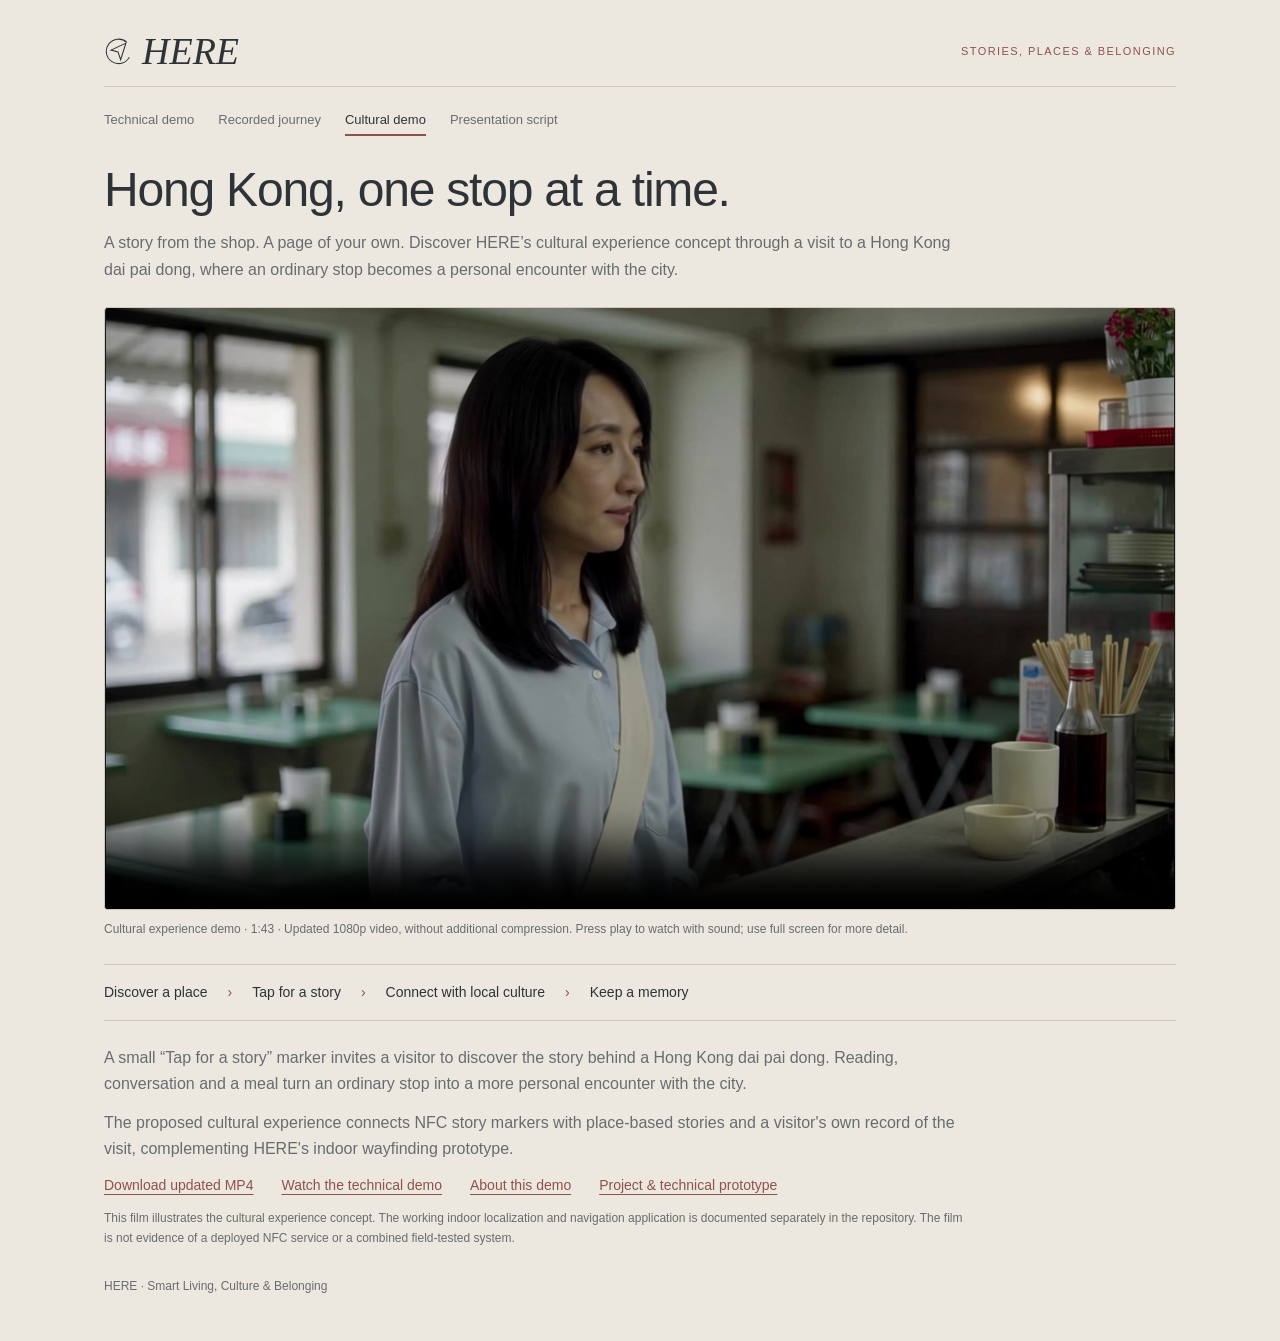
<file: docs/cultural-demo.html>
<!doctype html>
<html lang="en">
<head>
  <meta charset="utf-8">
  <meta name="viewport" content="width=device-width, initial-scale=1">
  <meta name="description" content="HERE cultural experience concept demo: Hong Kong, one stop at a time.">
  <title>HERE — Cultural experience demo</title>
  <link rel="stylesheet" href="demo.css?v=2">
</head>
<body>
<main>
  <header>
    <a class="brand" href="https://github.com/Kugel-M/Here" aria-label="HERE project repository"><svg viewBox="0 0 32 32" aria-hidden="true"><path d="M26 6a14 14 0 1 0 3 17M8 15l17-8-6 19-3-9Z"/></svg>HERE</a>
    <div class="eyebrow">Stories, places &amp; belonging</div>
  </header>
  <nav class="demo-nav" aria-label="Demonstrations">
    <a href="technical-demo.html">Technical demo</a>
    <a href="recorded-case.html">Recorded journey</a>
    <a href="cultural-demo.html" aria-current="page">Cultural demo</a>
    <a href="presentation-script.html">Presentation script</a>
  </nav>
  <h1>Hong Kong, one stop at a time.</h1>
  <p>A story from the shop. A page of your own. Discover HERE’s cultural experience concept through a visit to a Hong Kong dai pai dong, where an ordinary stop becomes a personal encounter with the city.</p>
  <video id="demo" controls playsinline preload="metadata" poster="media/cultural-poster.jpg" aria-label="HERE cultural experience demonstration">
    <source src="media/cultural-demo-original.mp4?v=20261023" type="video/mp4">
    Your browser does not support embedded video. Please use the original MP4 download below.
  </video>
  <div class="caption">Cultural experience demo · 1:43 · Updated 1080p video, without additional compression. Press play to watch with sound; use full screen for more detail.</div>
  <p id="video-error" class="error" hidden>The video could not be loaded. Please try the original MP4 download below.</p>
  <div class="flow" aria-label="Cultural experience journey">Discover a place <span>›</span> Tap for a story <span>›</span> Connect with local culture <span>›</span> Keep a memory</div>
  <p>A small “Tap for a story” marker invites a visitor to discover the story behind a Hong Kong dai pai dong. Reading, conversation and a meal turn an ordinary stop into a more personal encounter with the city.</p>
  <p>The proposed cultural experience connects NFC story markers with place-based stories and a visitor's own record of the visit, complementing HERE's indoor wayfinding prototype.</p>
  <nav class="links" aria-label="Demo links">
    <a href="https://github.com/Kugel-M/Here/releases/download/cultural-demo-v2/Cultural-demo-updated-20261023.mp4">Download updated MP4</a>
    <a href="technical-demo.html">Watch the technical demo</a>
    <a href="https://github.com/Kugel-M/Here/tree/main/demo/cultural">About this demo</a>
    <a href="https://github.com/Kugel-M/Here">Project &amp; technical prototype</a>
  </nav>
  <p class="note">This film illustrates the cultural experience concept. The working indoor localization and navigation application is documented separately in the repository. The film is not evidence of a deployed NFC service or a combined field-tested system.</p>
  <footer>HERE · Smart Living, Culture &amp; Belonging</footer>
</main>
<script>document.getElementById('demo').addEventListener('error',function(){document.getElementById('video-error').hidden=false;});</script>
</body>
</html>
</file>
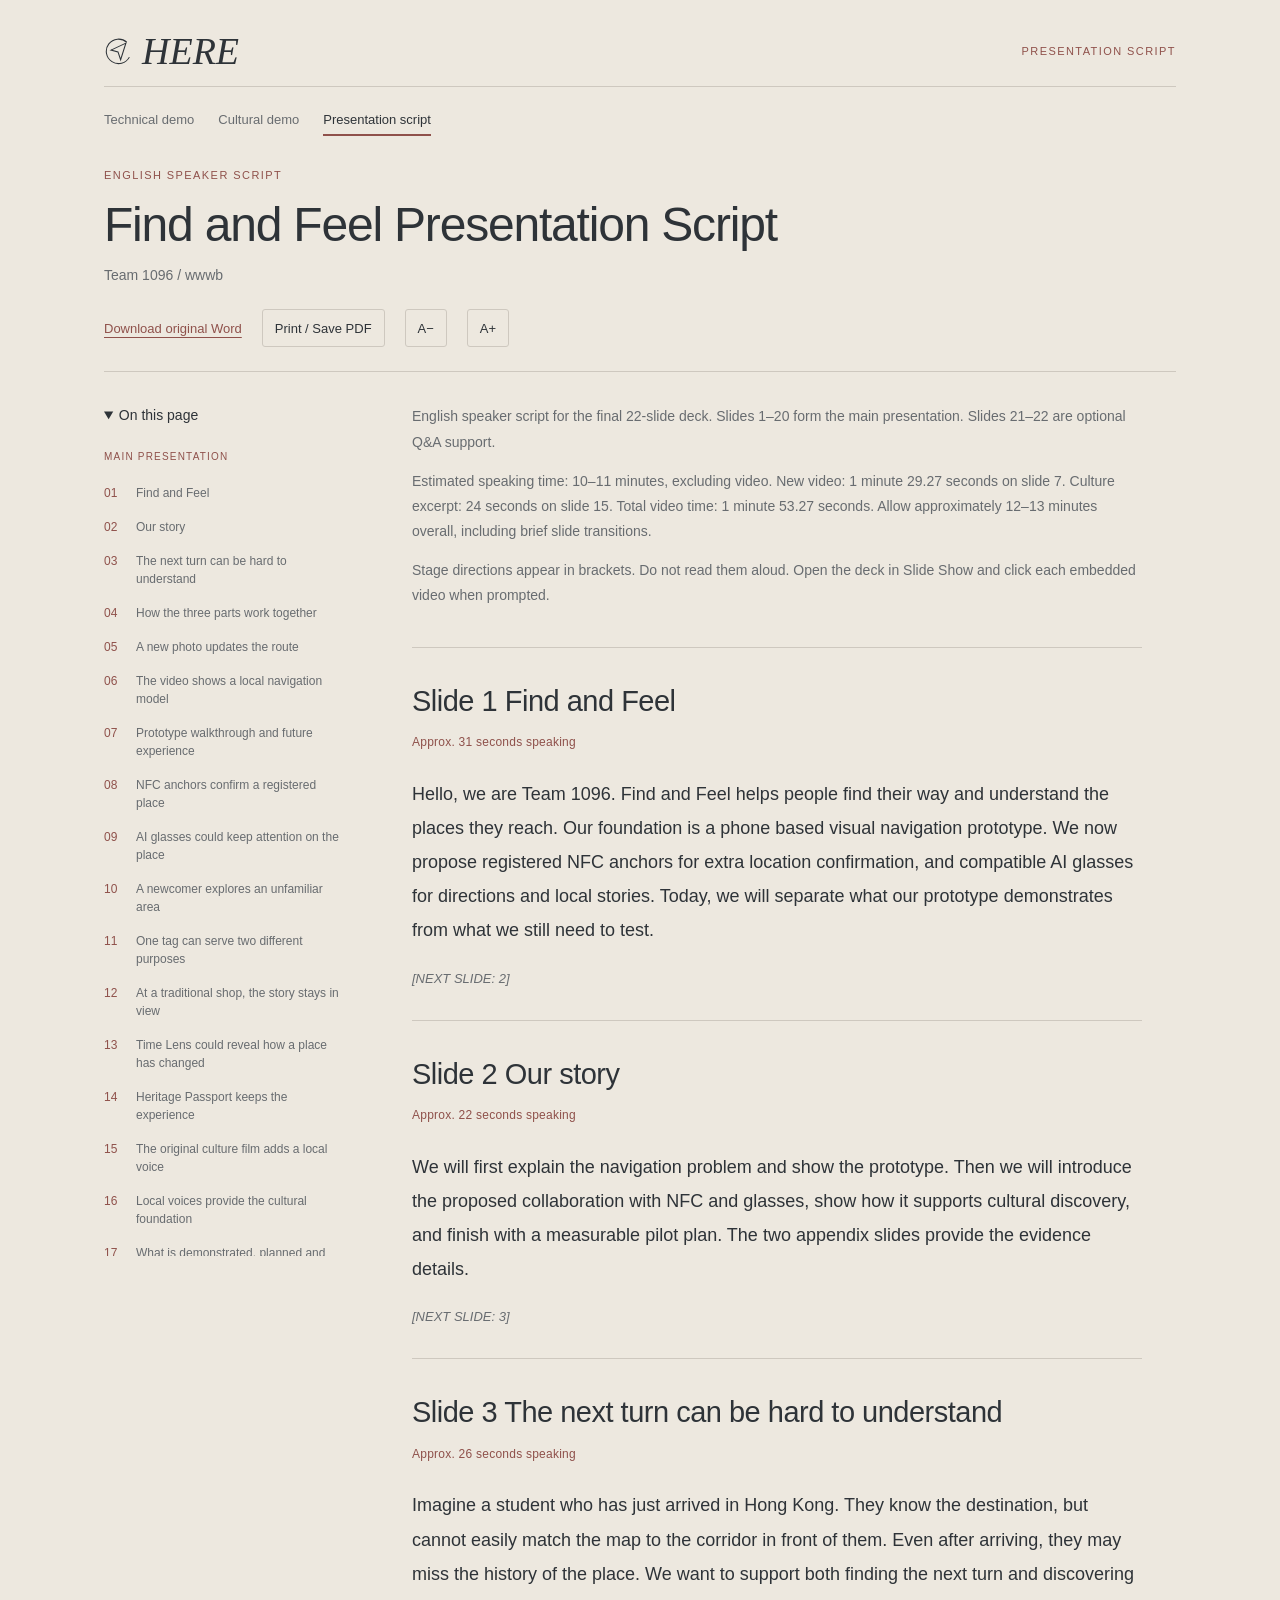
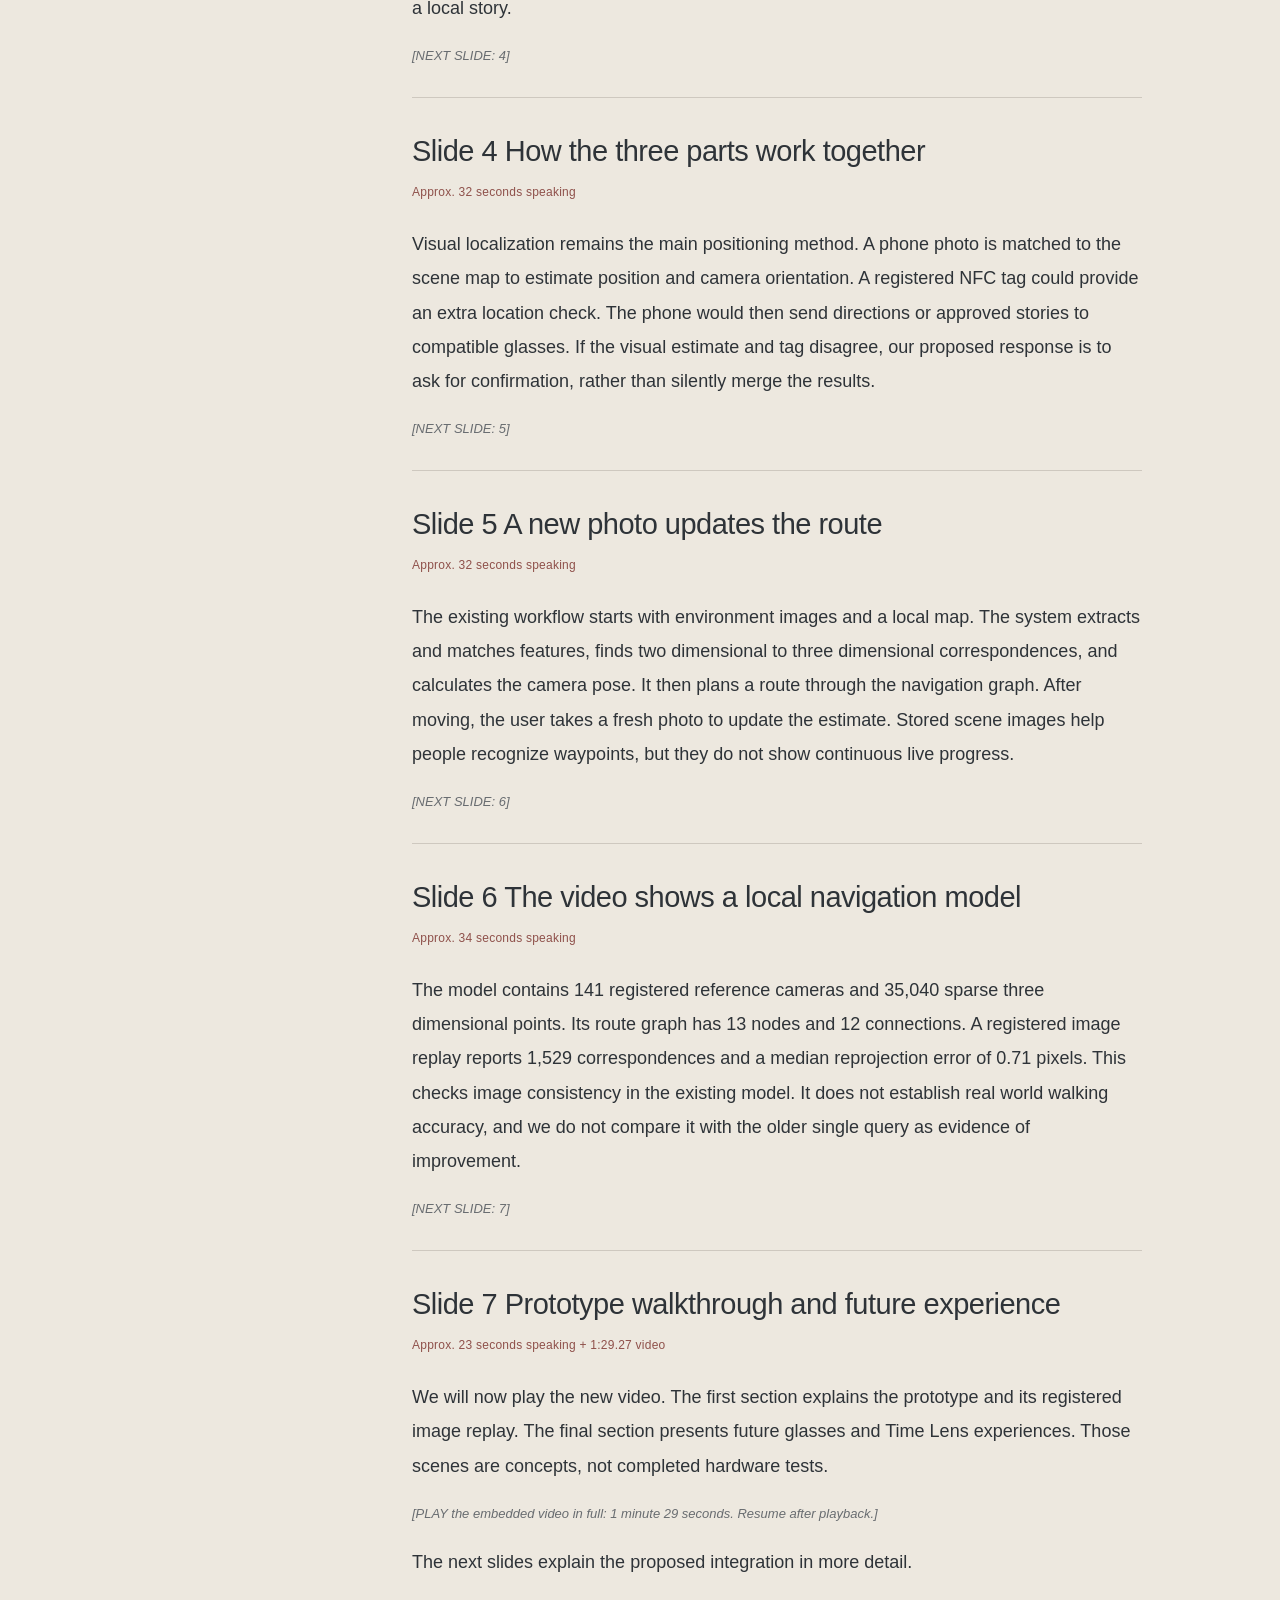
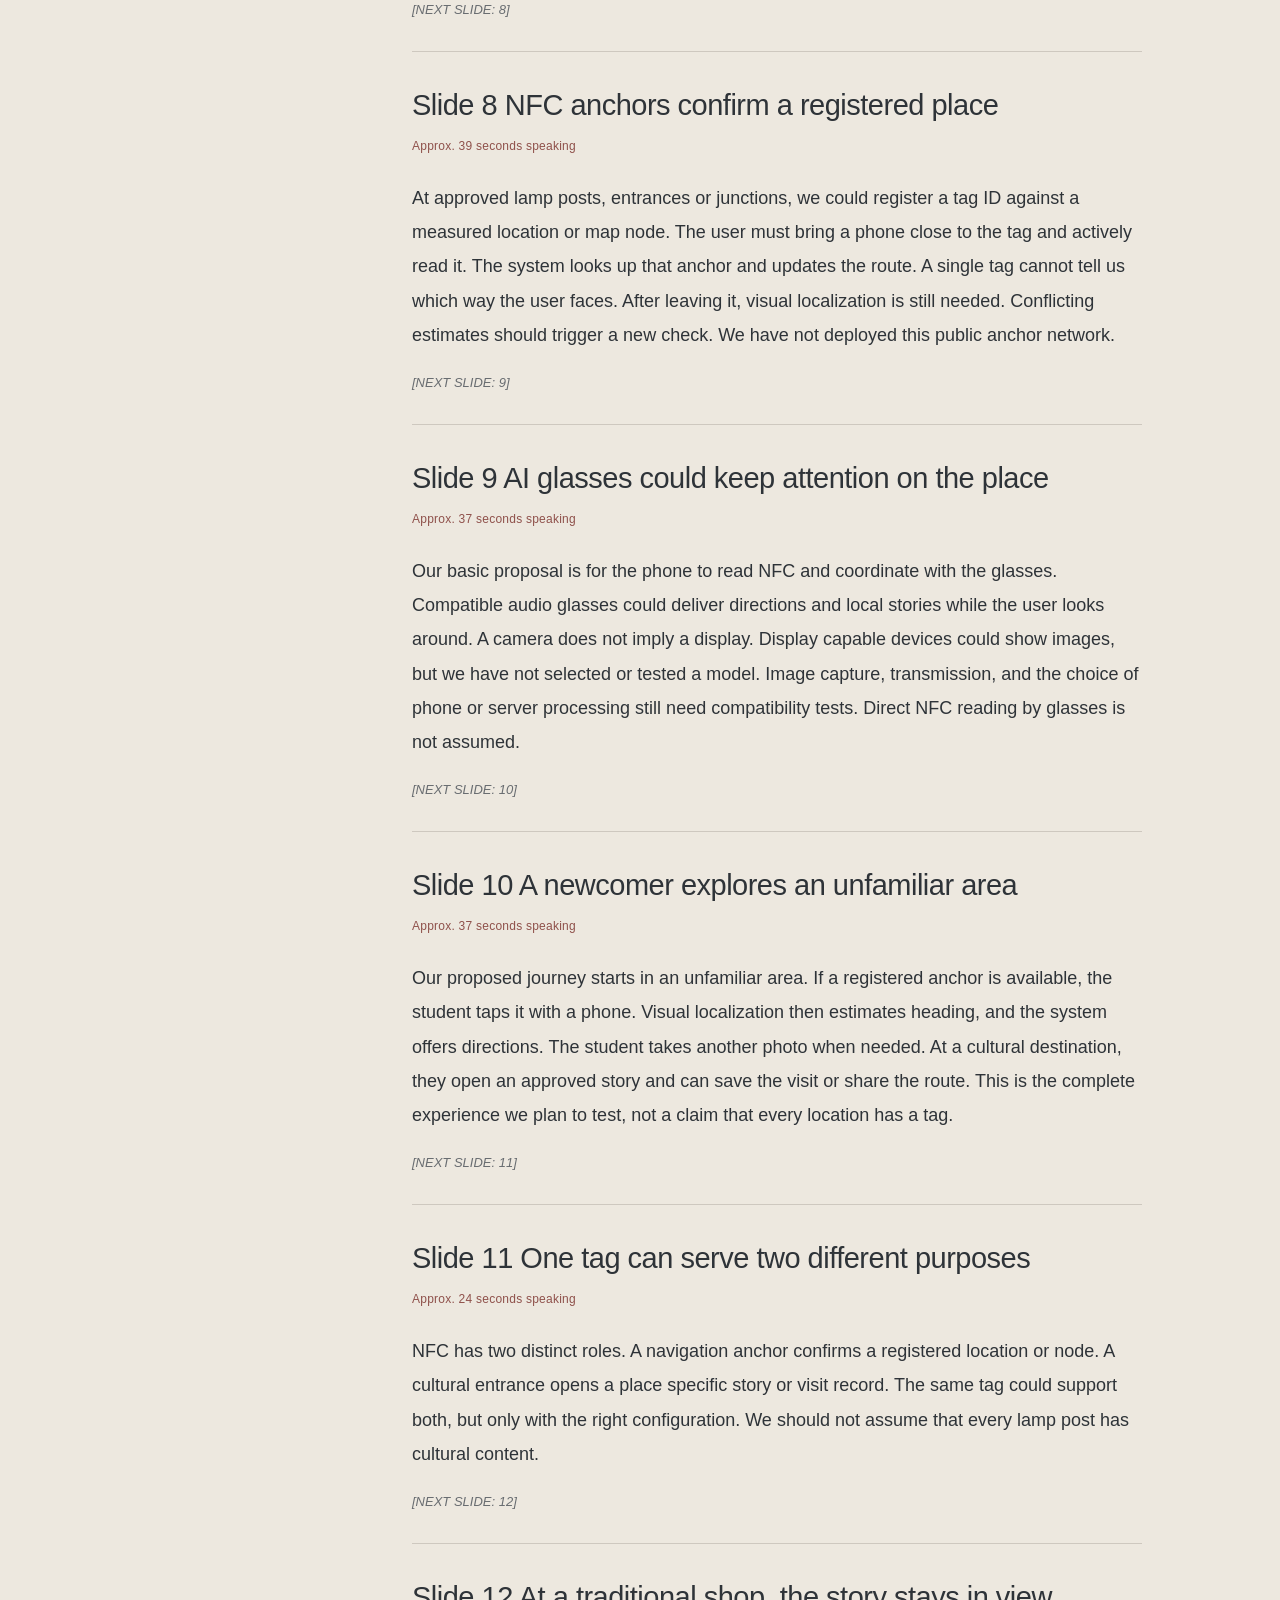
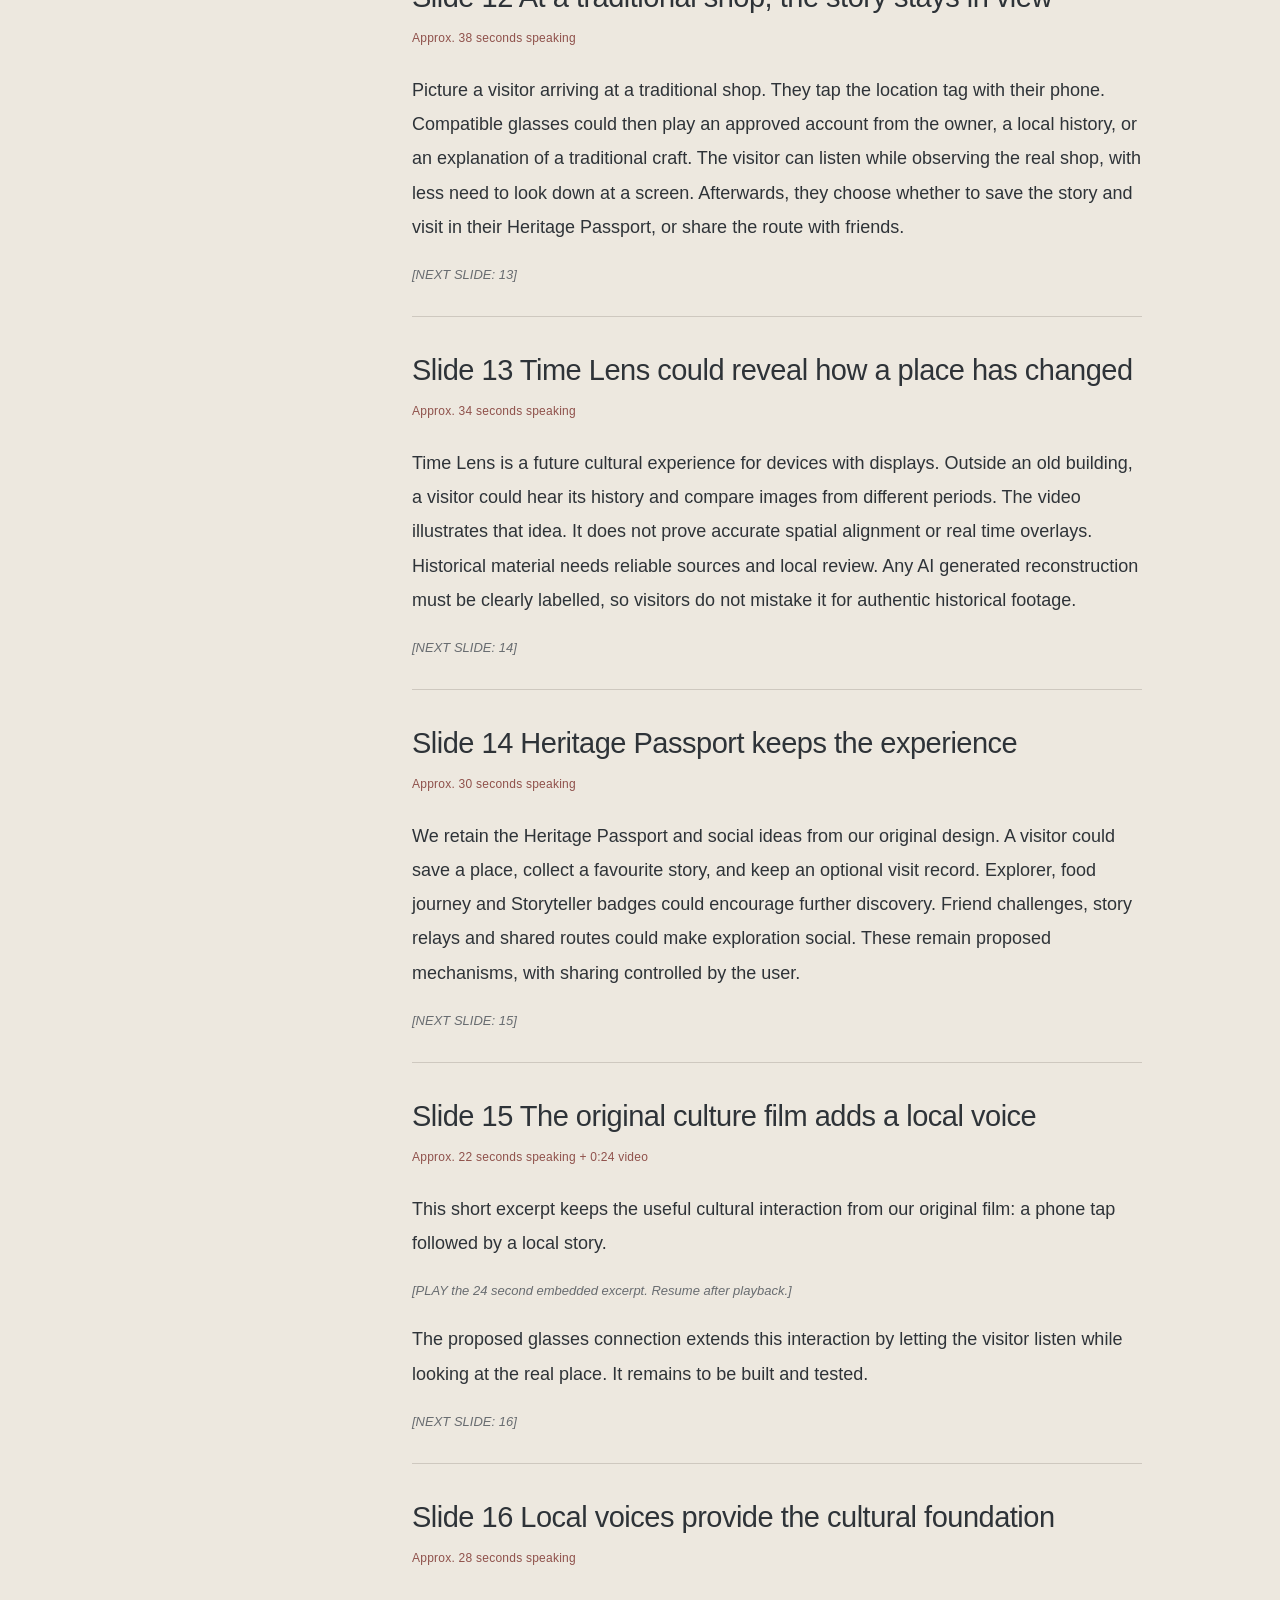
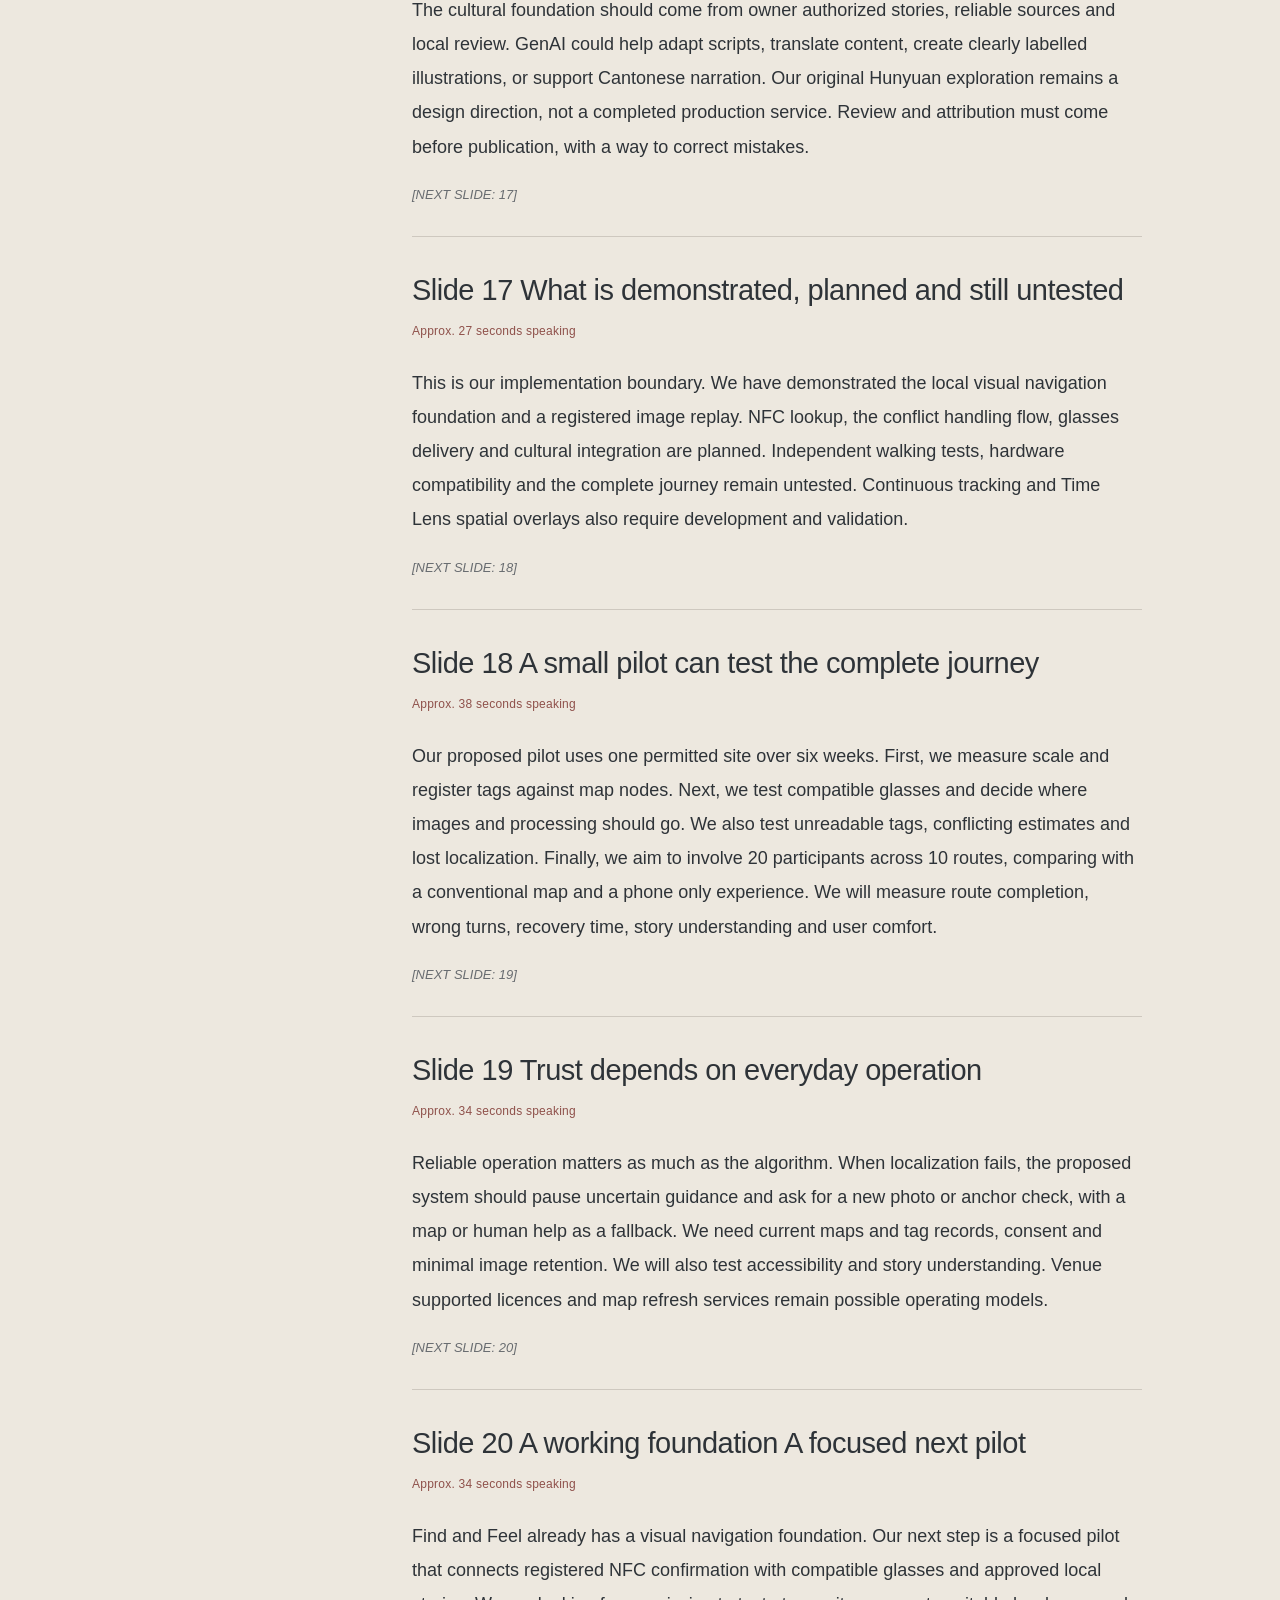
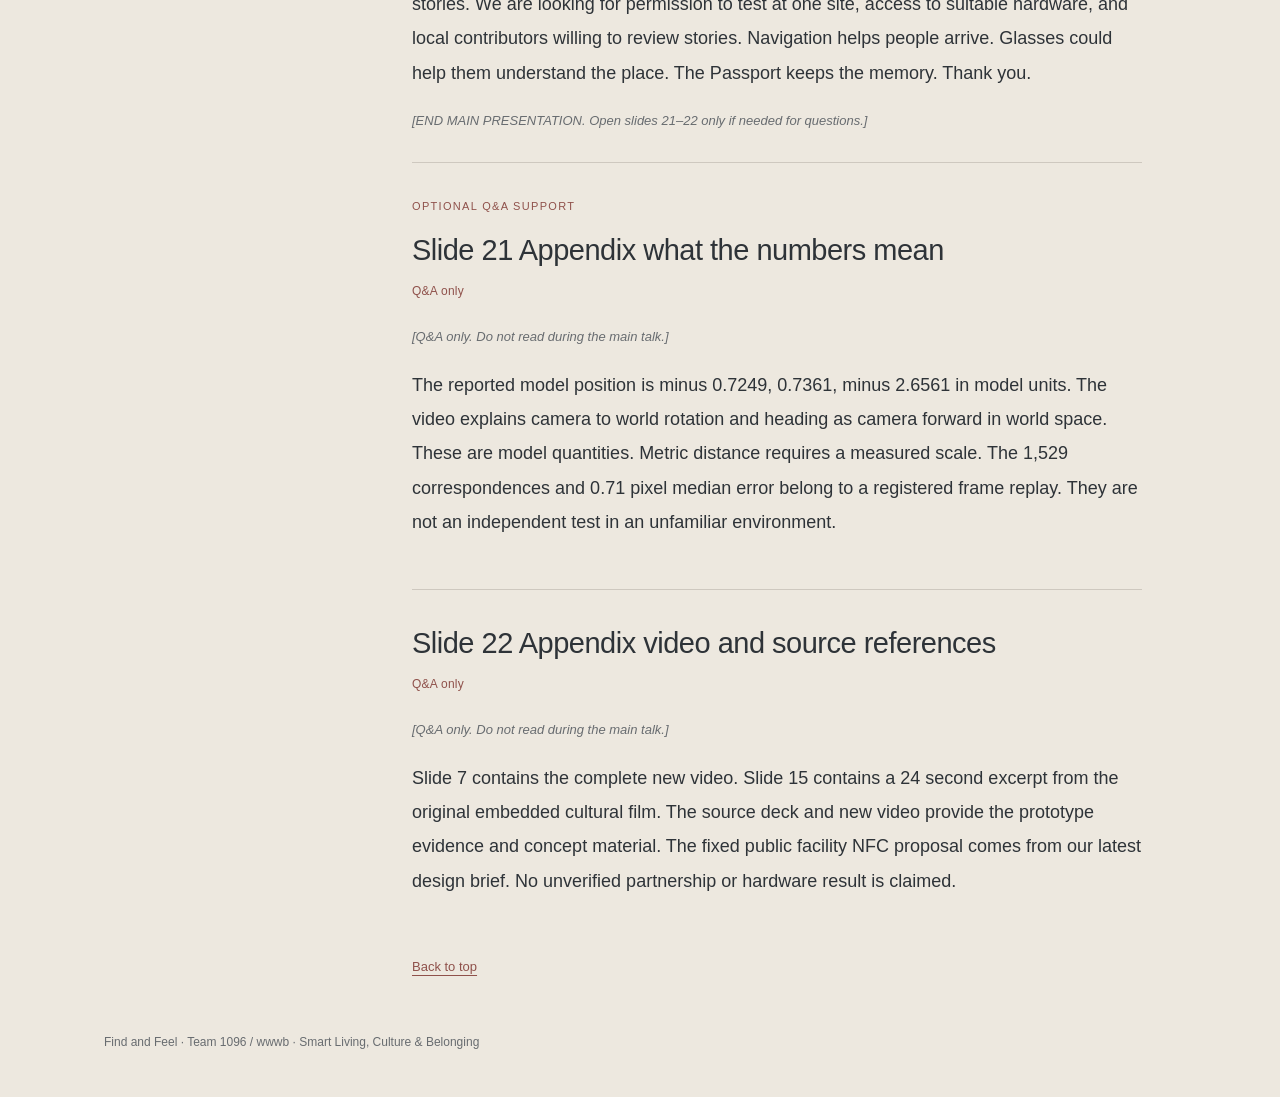
<file: docs/presentation-script.html>
<!doctype html><html lang="en"><head><meta charset="utf-8"><meta name="viewport" content="width=device-width,initial-scale=1"><meta name="description" content="Read the Find and Feel English presentation script, with slide-by-slide navigation and speaker cues."><title>Find and Feel — Presentation script</title><link rel="stylesheet" href="demo.css?v=2"><link rel="stylesheet" href="presentation.css"></head><body><main>  <header>
    <a class="brand" href="https://github.com/Kugel-M/Here" aria-label="HERE project repository"><svg viewBox="0 0 32 32" aria-hidden="true"><path d="M26 6a14 14 0 1 0 3 17M8 15l17-8-6 19-3-9Z"/></svg>HERE</a>
    <div class="eyebrow">Presentation script</div>
  </header><nav class="demo-nav" aria-label="Project pages"><a href="technical-demo.html">Technical demo</a><a href="cultural-demo.html">Cultural demo</a><a href="presentation-script.html" aria-current="page">Presentation script</a></nav>
<div class="reading-head"><p class="eyebrow">English speaker script</p><h1 class="source-block">Find and Feel Presentation Script</h1><p class="team source-block">Team 1096 / wwwb</p><div class="reading-tools"><a href="files/Find_and_Feel_English_Script.docx" download>Download original Word</a><button id="print" type="button">Print / Save PDF</button><button id="smaller" type="button" aria-label="Smaller script text">A−</button><button id="larger" type="button" aria-label="Larger script text">A+</button></div></div>
<div class="reader-layout"><aside class="contents" aria-label="Slide contents"><details open><summary>On this page</summary><nav aria-label="Slide navigation"><p class="contents-label">Main presentation</p>
<a href="#slide-1"><span>01</span>Find and Feel</a>
<a href="#slide-2"><span>02</span>Our story</a>
<a href="#slide-3"><span>03</span>The next turn can be hard to understand</a>
<a href="#slide-4"><span>04</span>How the three parts work together</a>
<a href="#slide-5"><span>05</span>A new photo updates the route</a>
<a href="#slide-6"><span>06</span>The video shows a local navigation model</a>
<a href="#slide-7"><span>07</span>Prototype walkthrough and future experience</a>
<a href="#slide-8"><span>08</span>NFC anchors confirm a registered place</a>
<a href="#slide-9"><span>09</span>AI glasses could keep attention on the place</a>
<a href="#slide-10"><span>10</span>A newcomer explores an unfamiliar area</a>
<a href="#slide-11"><span>11</span>One tag can serve two different purposes</a>
<a href="#slide-12"><span>12</span>At a traditional shop, the story stays in view</a>
<a href="#slide-13"><span>13</span>Time Lens could reveal how a place has changed</a>
<a href="#slide-14"><span>14</span>Heritage Passport keeps the experience</a>
<a href="#slide-15"><span>15</span>The original culture film adds a local voice</a>
<a href="#slide-16"><span>16</span>Local voices provide the cultural foundation</a>
<a href="#slide-17"><span>17</span>What is demonstrated, planned and still untested</a>
<a href="#slide-18"><span>18</span>A small pilot can test the complete journey</a>
<a href="#slide-19"><span>19</span>Trust depends on everyday operation</a>
<a href="#slide-20"><span>20</span>A working foundation A focused next pilot</a>
<p class="contents-label">Q&amp;A support</p>
<a href="#slide-21"><span>21</span>Appendix   what the numbers mean</a>
<a href="#slide-22"><span>22</span>Appendix   video and source references</a>
</nav></details></aside><article class="script-body" aria-label="Presentation script"><section class="script-intro" aria-label="Presentation notes">
<p class="source-block">English speaker script for the final 22-slide deck. Slides 1–20 form the main presentation. Slides 21–22 are optional Q&amp;A support.</p>
<p class="source-block">Estimated speaking time: 10–11 minutes, excluding video. New video: 1 minute 29.27 seconds on slide 7. Culture excerpt: 24 seconds on slide 15. Total video time: 1 minute 53.27 seconds. Allow approximately 12–13 minutes overall, including brief slide transitions.</p>
<p class="source-block">Stage directions appear in brackets. Do not read them aloud. Open the deck in Slide Show and click each embedded video when prompted.</p>
</section>
<section class="slide-section" id="slide-1" aria-labelledby="heading-1">
<h2 class="source-block" id="heading-1">Slide 1  Find and Feel</h2>
<p class="source-block timing">Approx. 31 seconds speaking</p>
<p class="source-block speech">Hello, we are Team 1096. Find and Feel helps people find their way and understand the places they reach. Our foundation is a phone based visual navigation prototype. We now propose registered NFC anchors for extra location confirmation, and compatible AI glasses for directions and local stories. Today, we will separate what our prototype demonstrates from what we still need to test.</p>
<p class="source-block stage-cue">[NEXT SLIDE: 2]</p>
</section>
<section class="slide-section" id="slide-2" aria-labelledby="heading-2">
<h2 class="source-block" id="heading-2">Slide 2  Our story</h2>
<p class="source-block timing">Approx. 22 seconds speaking</p>
<p class="source-block speech">We will first explain the navigation problem and show the prototype. Then we will introduce the proposed collaboration with NFC and glasses, show how it supports cultural discovery, and finish with a measurable pilot plan. The two appendix slides provide the evidence details.</p>
<p class="source-block stage-cue">[NEXT SLIDE: 3]</p>
</section>
<section class="slide-section" id="slide-3" aria-labelledby="heading-3">
<h2 class="source-block" id="heading-3">Slide 3  The next turn can be hard to understand</h2>
<p class="source-block timing">Approx. 26 seconds speaking</p>
<p class="source-block speech">Imagine a student who has just arrived in Hong Kong. They know the destination, but cannot easily match the map to the corridor in front of them. Even after arriving, they may miss the history of the place. We want to support both finding the next turn and discovering a local story.</p>
<p class="source-block stage-cue">[NEXT SLIDE: 4]</p>
</section>
<section class="slide-section" id="slide-4" aria-labelledby="heading-4">
<h2 class="source-block" id="heading-4">Slide 4  How the three parts work together</h2>
<p class="source-block timing">Approx. 32 seconds speaking</p>
<p class="source-block speech">Visual localization remains the main positioning method. A phone photo is matched to the scene map to estimate position and camera orientation. A registered NFC tag could provide an extra location check. The phone would then send directions or approved stories to compatible glasses. If the visual estimate and tag disagree, our proposed response is to ask for confirmation, rather than silently merge the results.</p>
<p class="source-block stage-cue">[NEXT SLIDE: 5]</p>
</section>
<section class="slide-section" id="slide-5" aria-labelledby="heading-5">
<h2 class="source-block" id="heading-5">Slide 5  A new photo updates the route</h2>
<p class="source-block timing">Approx. 32 seconds speaking</p>
<p class="source-block speech">The existing workflow starts with environment images and a local map. The system extracts and matches features, finds two dimensional to three dimensional correspondences, and calculates the camera pose. It then plans a route through the navigation graph. After moving, the user takes a fresh photo to update the estimate. Stored scene images help people recognize waypoints, but they do not show continuous live progress.</p>
<p class="source-block stage-cue">[NEXT SLIDE: 6]</p>
</section>
<section class="slide-section" id="slide-6" aria-labelledby="heading-6">
<h2 class="source-block" id="heading-6">Slide 6  The video shows a local navigation model</h2>
<p class="source-block timing">Approx. 34 seconds speaking</p>
<p class="source-block speech">The model contains 141 registered reference cameras and 35,040 sparse three dimensional points. Its route graph has 13 nodes and 12 connections. A registered image replay reports 1,529 correspondences and a median reprojection error of 0.71 pixels. This checks image consistency in the existing model. It does not establish real world walking accuracy, and we do not compare it with the older single query as evidence of improvement.</p>
<p class="source-block stage-cue">[NEXT SLIDE: 7]</p>
</section>
<section class="slide-section" id="slide-7" aria-labelledby="heading-7">
<h2 class="source-block" id="heading-7">Slide 7  Prototype walkthrough and future experience</h2>
<p class="source-block timing">Approx. 23 seconds speaking + 1:29.27 video</p>
<p class="source-block speech">We will now play the new video. The first section explains the prototype and its registered image replay. The final section presents future glasses and Time Lens experiences. Those scenes are concepts, not completed hardware tests.</p>
<p class="source-block stage-cue">[PLAY the embedded video in full: 1 minute 29 seconds. Resume after playback.]</p>
<p class="source-block speech">The next slides explain the proposed integration in more detail.</p>
<p class="source-block stage-cue">[NEXT SLIDE: 8]</p>
</section>
<section class="slide-section" id="slide-8" aria-labelledby="heading-8">
<h2 class="source-block" id="heading-8">Slide 8  NFC anchors confirm a registered place</h2>
<p class="source-block timing">Approx. 39 seconds speaking</p>
<p class="source-block speech">At approved lamp posts, entrances or junctions, we could register a tag ID against a measured location or map node. The user must bring a phone close to the tag and actively read it. The system looks up that anchor and updates the route. A single tag cannot tell us which way the user faces. After leaving it, visual localization is still needed. Conflicting estimates should trigger a new check. We have not deployed this public anchor network.</p>
<p class="source-block stage-cue">[NEXT SLIDE: 9]</p>
</section>
<section class="slide-section" id="slide-9" aria-labelledby="heading-9">
<h2 class="source-block" id="heading-9">Slide 9  AI glasses could keep attention on the place</h2>
<p class="source-block timing">Approx. 37 seconds speaking</p>
<p class="source-block speech">Our basic proposal is for the phone to read NFC and coordinate with the glasses. Compatible audio glasses could deliver directions and local stories while the user looks around. A camera does not imply a display. Display capable devices could show images, but we have not selected or tested a model. Image capture, transmission, and the choice of phone or server processing still need compatibility tests. Direct NFC reading by glasses is not assumed.</p>
<p class="source-block stage-cue">[NEXT SLIDE: 10]</p>
</section>
<section class="slide-section" id="slide-10" aria-labelledby="heading-10">
<h2 class="source-block" id="heading-10">Slide 10  A newcomer explores an unfamiliar area</h2>
<p class="source-block timing">Approx. 37 seconds speaking</p>
<p class="source-block speech">Our proposed journey starts in an unfamiliar area. If a registered anchor is available, the student taps it with a phone. Visual localization then estimates heading, and the system offers directions. The student takes another photo when needed. At a cultural destination, they open an approved story and can save the visit or share the route. This is the complete experience we plan to test, not a claim that every location has a tag.</p>
<p class="source-block stage-cue">[NEXT SLIDE: 11]</p>
</section>
<section class="slide-section" id="slide-11" aria-labelledby="heading-11">
<h2 class="source-block" id="heading-11">Slide 11  One tag can serve two different purposes</h2>
<p class="source-block timing">Approx. 24 seconds speaking</p>
<p class="source-block speech">NFC has two distinct roles. A navigation anchor confirms a registered location or node. A cultural entrance opens a place specific story or visit record. The same tag could support both, but only with the right configuration. We should not assume that every lamp post has cultural content.</p>
<p class="source-block stage-cue">[NEXT SLIDE: 12]</p>
</section>
<section class="slide-section" id="slide-12" aria-labelledby="heading-12">
<h2 class="source-block" id="heading-12">Slide 12  At a traditional shop, the story stays in view</h2>
<p class="source-block timing">Approx. 38 seconds speaking</p>
<p class="source-block speech">Picture a visitor arriving at a traditional shop. They tap the location tag with their phone. Compatible glasses could then play an approved account from the owner, a local history, or an explanation of a traditional craft. The visitor can listen while observing the real shop, with less need to look down at a screen. Afterwards, they choose whether to save the story and visit in their Heritage Passport, or share the route with friends.</p>
<p class="source-block stage-cue">[NEXT SLIDE: 13]</p>
</section>
<section class="slide-section" id="slide-13" aria-labelledby="heading-13">
<h2 class="source-block" id="heading-13">Slide 13  Time Lens could reveal how a place has changed</h2>
<p class="source-block timing">Approx. 34 seconds speaking</p>
<p class="source-block speech">Time Lens is a future cultural experience for devices with displays. Outside an old building, a visitor could hear its history and compare images from different periods. The video illustrates that idea. It does not prove accurate spatial alignment or real time overlays. Historical material needs reliable sources and local review. Any AI generated reconstruction must be clearly labelled, so visitors do not mistake it for authentic historical footage.</p>
<p class="source-block stage-cue">[NEXT SLIDE: 14]</p>
</section>
<section class="slide-section" id="slide-14" aria-labelledby="heading-14">
<h2 class="source-block" id="heading-14">Slide 14  Heritage Passport keeps the experience</h2>
<p class="source-block timing">Approx. 30 seconds speaking</p>
<p class="source-block speech">We retain the Heritage Passport and social ideas from our original design. A visitor could save a place, collect a favourite story, and keep an optional visit record. Explorer, food journey and Storyteller badges could encourage further discovery. Friend challenges, story relays and shared routes could make exploration social. These remain proposed mechanisms, with sharing controlled by the user.</p>
<p class="source-block stage-cue">[NEXT SLIDE: 15]</p>
</section>
<section class="slide-section" id="slide-15" aria-labelledby="heading-15">
<h2 class="source-block" id="heading-15">Slide 15  The original culture film adds a local voice</h2>
<p class="source-block timing">Approx. 22 seconds speaking + 0:24 video</p>
<p class="source-block speech">This short excerpt keeps the useful cultural interaction from our original film: a phone tap followed by a local story.</p>
<p class="source-block stage-cue">[PLAY the 24 second embedded excerpt. Resume after playback.]</p>
<p class="source-block speech">The proposed glasses connection extends this interaction by letting the visitor listen while looking at the real place. It remains to be built and tested.</p>
<p class="source-block stage-cue">[NEXT SLIDE: 16]</p>
</section>
<section class="slide-section" id="slide-16" aria-labelledby="heading-16">
<h2 class="source-block" id="heading-16">Slide 16  Local voices provide the cultural foundation</h2>
<p class="source-block timing">Approx. 28 seconds speaking</p>
<p class="source-block speech">The cultural foundation should come from owner authorized stories, reliable sources and local review. GenAI could help adapt scripts, translate content, create clearly labelled illustrations, or support Cantonese narration. Our original Hunyuan exploration remains a design direction, not a completed production service. Review and attribution must come before publication, with a way to correct mistakes.</p>
<p class="source-block stage-cue">[NEXT SLIDE: 17]</p>
</section>
<section class="slide-section" id="slide-17" aria-labelledby="heading-17">
<h2 class="source-block" id="heading-17">Slide 17  What is demonstrated, planned and still untested</h2>
<p class="source-block timing">Approx. 27 seconds speaking</p>
<p class="source-block speech">This is our implementation boundary. We have demonstrated the local visual navigation foundation and a registered image replay. NFC lookup, the conflict handling flow, glasses delivery and cultural integration are planned. Independent walking tests, hardware compatibility and the complete journey remain untested. Continuous tracking and Time Lens spatial overlays also require development and validation.</p>
<p class="source-block stage-cue">[NEXT SLIDE: 18]</p>
</section>
<section class="slide-section" id="slide-18" aria-labelledby="heading-18">
<h2 class="source-block" id="heading-18">Slide 18  A small pilot can test the complete journey</h2>
<p class="source-block timing">Approx. 38 seconds speaking</p>
<p class="source-block speech">Our proposed pilot uses one permitted site over six weeks. First, we measure scale and register tags against map nodes. Next, we test compatible glasses and decide where images and processing should go. We also test unreadable tags, conflicting estimates and lost localization. Finally, we aim to involve 20 participants across 10 routes, comparing with a conventional map and a phone only experience. We will measure route completion, wrong turns, recovery time, story understanding and user comfort.</p>
<p class="source-block stage-cue">[NEXT SLIDE: 19]</p>
</section>
<section class="slide-section" id="slide-19" aria-labelledby="heading-19">
<h2 class="source-block" id="heading-19">Slide 19  Trust depends on everyday operation</h2>
<p class="source-block timing">Approx. 34 seconds speaking</p>
<p class="source-block speech">Reliable operation matters as much as the algorithm. When localization fails, the proposed system should pause uncertain guidance and ask for a new photo or anchor check, with a map or human help as a fallback. We need current maps and tag records, consent and minimal image retention. We will also test accessibility and story understanding. Venue supported licences and map refresh services remain possible operating models.</p>
<p class="source-block stage-cue">[NEXT SLIDE: 20]</p>
</section>
<section class="slide-section" id="slide-20" aria-labelledby="heading-20">
<h2 class="source-block" id="heading-20">Slide 20  A working foundation A focused next pilot</h2>
<p class="source-block timing">Approx. 34 seconds speaking</p>
<p class="source-block speech">Find and Feel already has a visual navigation foundation. Our next step is a focused pilot that connects registered NFC confirmation with compatible glasses and approved local stories. We are looking for permission to test at one site, access to suitable hardware, and local contributors willing to review stories. Navigation helps people arrive. Glasses could help them understand the place. The Passport keeps the memory. Thank you.</p>
<p class="source-block stage-cue">[END MAIN PRESENTATION. Open slides 21–22 only if needed for questions.]</p>
</section>
<section class="slide-section" id="slide-21" aria-labelledby="heading-21">
<p class="appendix-label">Optional Q&amp;A support</p>
<h2 class="source-block" id="heading-21">Slide 21  Appendix   what the numbers mean</h2>
<p class="source-block timing">Q&amp;A only</p>
<p class="source-block stage-cue">[Q&amp;A only. Do not read during the main talk.]</p>
<p class="source-block speech">The reported model position is minus 0.7249, 0.7361, minus 2.6561 in model units. The video explains camera to world rotation and heading as camera forward in world space. These are model quantities. Metric distance requires a measured scale. The 1,529 correspondences and 0.71 pixel median error belong to a registered frame replay. They are not an independent test in an unfamiliar environment.</p>
</section>
<section class="slide-section" id="slide-22" aria-labelledby="heading-22">
<h2 class="source-block" id="heading-22">Slide 22  Appendix   video and source references</h2>
<p class="source-block timing">Q&amp;A only</p>
<p class="source-block stage-cue">[Q&amp;A only. Do not read during the main talk.]</p>
<p class="source-block speech">Slide 7 contains the complete new video. Slide 15 contains a 24 second excerpt from the original embedded cultural film. The source deck and new video provide the prototype evidence and concept material. The fixed public facility NFC proposal comes from our latest design brief. No unverified partnership or hardware result is claimed.</p>
</section>
<a class="back-top" href="#">Back to top</a></article></div><footer>Find and Feel · Team 1096 / wwwb · Smart Living, Culture &amp; Belonging</footer></main><script>document.getElementById("print").onclick=()=>window.print();let size=18;for(const [id,delta] of [["smaller",-1],["larger",1]])document.getElementById(id).onclick=()=>{size=Math.max(16,Math.min(24,size+delta));document.documentElement.style.setProperty("--reading-size",size+"px");};</script></body></html>
</file>
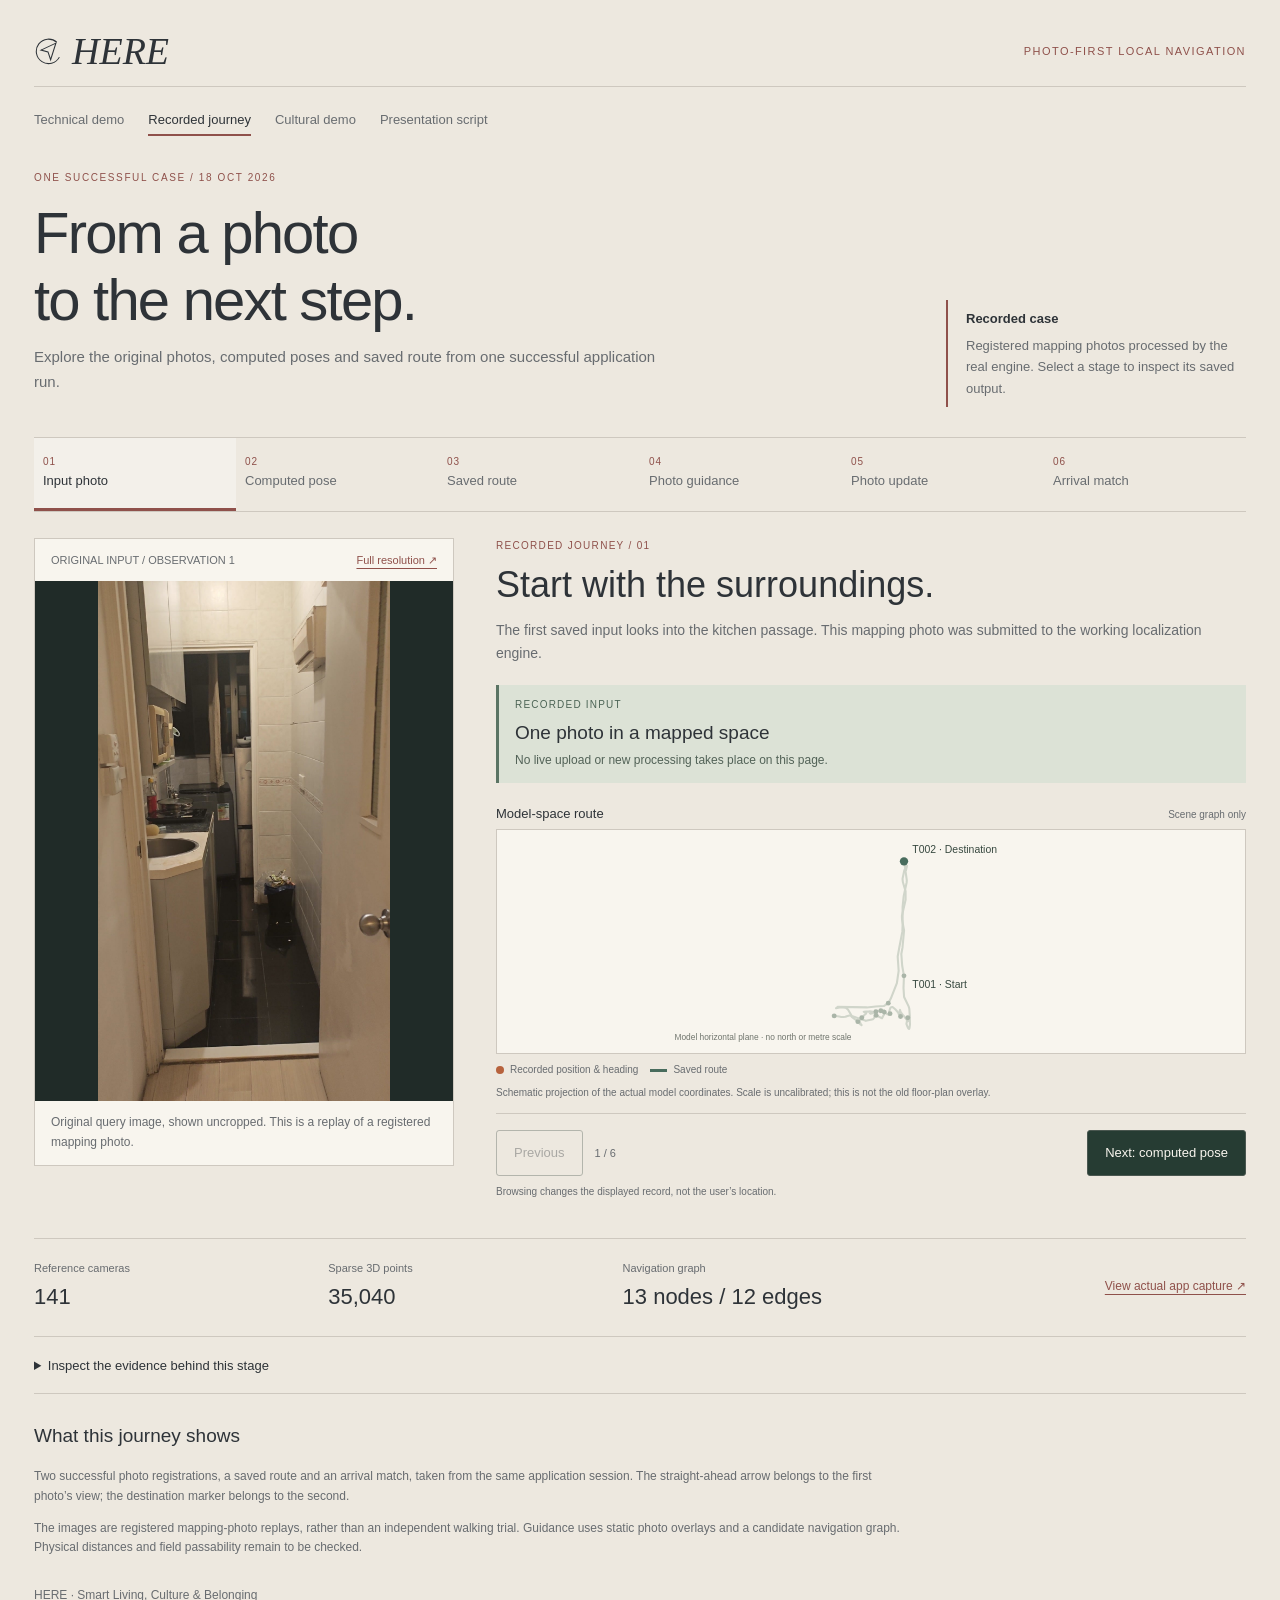
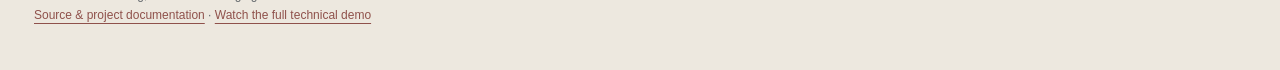
<file: docs/recorded-case.html>
<!doctype html>
<html lang="en">
<head>
  <meta charset="utf-8"><meta name="viewport" content="width=device-width, initial-scale=1">
  <title>HERE · A recorded navigation journey</title>
  <meta name="description" content="Explore a successful recorded HERE localization and navigation case, from the input photo to a destination match. Real saved outputs, with their evidence.">
  <link rel="stylesheet" href="demo.css?v=2"><link rel="stylesheet" href="recorded-case.css?v=1">
  <script src="recorded-case.js?v=1" defer></script>
</head>
<body><main>
  <header><a class="brand" href="technical-demo.html" aria-label="HERE technical demo"><svg viewBox="0 0 32 32" aria-hidden="true"><path d="M26 6a14 14 0 1 0 3 17M8 15l17-8-6 19-3-9Z"/></svg>HERE</a><div class="eyebrow">Photo-first local navigation</div></header>
  <nav class="demo-nav" aria-label="Demonstrations"><a href="technical-demo.html">Technical demo</a><a href="recorded-case.html" aria-current="page">Recorded journey</a><a href="cultural-demo.html">Cultural demo</a><a href="presentation-script.html">Presentation script</a></nav>
  <div class="intro"><div><div class="case-label">ONE SUCCESSFUL CASE / 18 OCT 2026</div><h1>From a photo<br>to the next step.</h1><p>Explore the original photos, computed poses and saved route from one successful application run.</p></div><aside class="recording-note"><strong>Recorded case</strong><span>Registered mapping photos processed by the real engine. Select a stage to inspect its saved output.</span></aside></div>
  <noscript><p>This walkthrough needs JavaScript. You can still <a href="technical-demo.html">watch the technical video</a> or <a href="cases/corridor/case.json">read the saved case data</a>.</p></noscript>
  <p id="load-error" class="error" hidden>Unable to load the saved case. Please reload, or use the technical video.</p>
  <div id="walkthrough" hidden>
    <nav id="stage-nav" class="stage-nav" aria-label="Recorded case stages"></nav>
    <section class="workspace" aria-label="Selected case stage">
      <figure class="photo-panel"><div class="photo-header"><span id="photo-kind"></span><a id="original-photo" href="cases/corridor/input.jpg" target="_blank" rel="noopener">Full resolution ↗</a></div><img id="case-photo" src="cases/corridor/input.jpg" alt="Recorded input photo looking into the kitchen passage"><figcaption id="photo-caption"></figcaption></figure>
      <div class="story-panel"><div class="stage-counter" id="stage-counter"></div><h2 id="stage-title" tabindex="-1"></h2><p id="stage-description"></p><div class="result-line"><span id="result-status"></span><strong id="result-title"></strong><span id="result-detail"></span></div>
        <div class="map-header"><h3>Model-space route</h3><span id="map-state"></span></div>
        <svg id="route-map" viewBox="0 0 600 320" role="img" aria-labelledby="map-title map-desc"><title id="map-title">Saved navigation graph projected onto the model horizontal plane</title><desc id="map-desc">The route connects T001 and T002. Orange marks the selected recorded camera pose; its line shows camera heading.</desc></svg>
        <div class="map-legend"><span><i class="dot current"></i>Recorded position &amp; heading</span><span><i class="line"></i>Saved route</span></div><p class="map-caption">Schematic projection of the actual model coordinates. Scale is uncalibrated; this is not the old floor-plan overlay.</p>
        <div class="stage-controls"><button id="previous" type="button">Previous</button><span id="page-count"></span><button id="next" type="button">Next: computed pose</button></div>
        <p class="browse-note">Browsing changes the displayed record, not the user’s location.</p>
      </div>
    </section>
    <section class="evidence-strip" aria-label="Evidence for this stage"><div><span id="metric-one-label"></span><strong id="metric-one"></strong></div><div><span id="metric-two-label"></span><strong id="metric-two"></strong></div><div><span id="metric-three-label"></span><strong id="metric-three"></strong></div><a id="app-capture" target="_blank" rel="noopener" href="cases/corridor/app-localized.png">View actual app capture ↗</a></section>
    <details id="technical-evidence"><summary>Inspect the evidence behind this stage</summary><div class="evidence-content"><p id="evidence-explanation"></p><dl id="evidence-fields"></dl><a href="cases/corridor/case.json" target="_blank" rel="noopener">Open exported numeric outputs and provenance (JSON) ↗</a></div></details>
    <section class="scope"><h2>What this journey shows</h2><p>Two successful photo registrations, a saved route and an arrival match, taken from the same application session. The straight-ahead arrow belongs to the first photo’s view; the destination marker belongs to the second.</p><p>The images are registered mapping-photo replays, rather than an independent walking trial. Guidance uses static photo overlays and a candidate navigation graph. Physical distances and field passability remain to be checked.</p></section>
  </div>
  <footer>HERE · Smart Living, Culture &amp; Belonging<br><a href="https://github.com/Kugel-M/Here">Source &amp; project documentation</a> · <a href="technical-demo.html">Watch the full technical demo</a></footer>
</main></body></html>
</file>
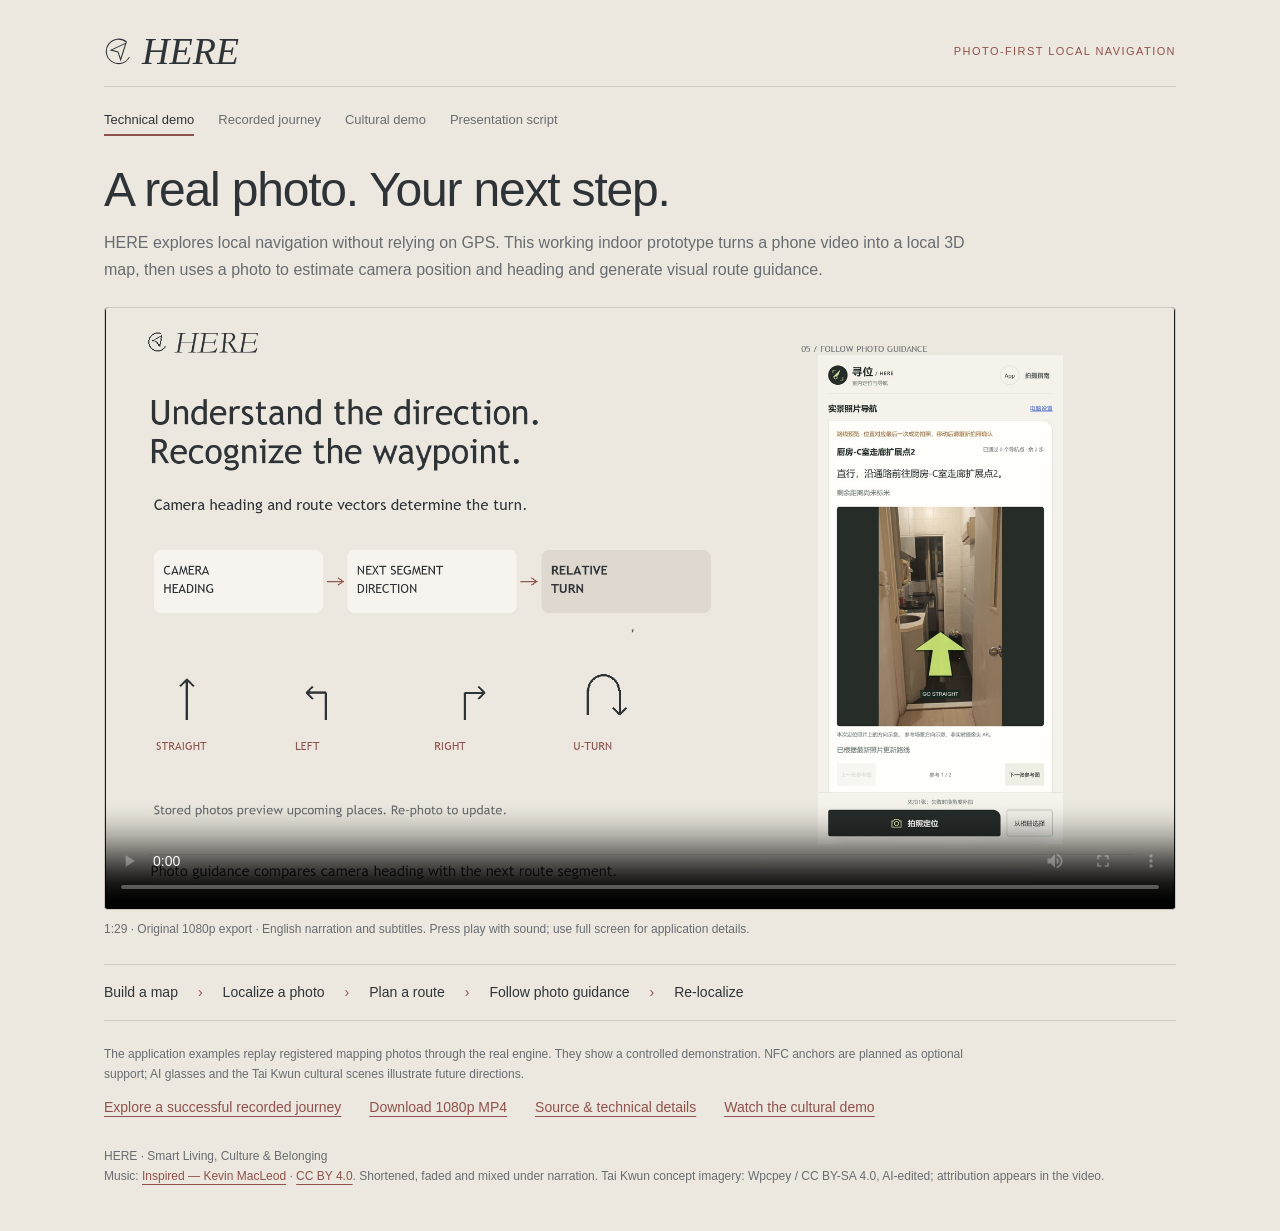
<file: docs/technical-demo.html>
<!doctype html>
<html lang="en">
<head>
  <meta charset="utf-8">
  <meta name="viewport" content="width=device-width, initial-scale=1">
  <meta name="description" content="Watch HERE's working indoor visual localization and navigation prototype, with optional NFC support and cultural discovery concepts.">
  <title>HERE — Technical demo</title>
  <link rel="stylesheet" href="demo.css?v=2">
</head>
<body>
<main>
  <header>
    <a class="brand" href="https://github.com/Kugel-M/Here" aria-label="HERE project repository"><svg viewBox="0 0 32 32" aria-hidden="true"><path d="M26 6a14 14 0 1 0 3 17M8 15l17-8-6 19-3-9Z"/></svg>HERE</a>
    <div class="eyebrow">Photo-first local navigation</div>
  </header>
  <nav class="demo-nav" aria-label="Demonstrations">
    <a href="technical-demo.html" aria-current="page">Technical demo</a>
    <a href="recorded-case.html">Recorded journey</a>
    <a href="cultural-demo.html">Cultural demo</a>
    <a href="presentation-script.html">Presentation script</a>
  </nav>
  <h1>A real photo. Your next step.</h1>
  <p>HERE explores local navigation without relying on GPS. This working indoor prototype turns a phone video into a local 3D map, then uses a photo to estimate camera position and heading and generate visual route guidance.</p>
  <video id="demo" controls playsinline preload="metadata" poster="media/technical-poster.jpg" aria-label="HERE English technical demonstration">
    <source src="media/technical-demo.mp4" type="video/mp4">
    Your browser does not support embedded video. Please use the MP4 link below.
  </video>
  <p class="caption">1:29 · Original 1080p export · English narration and subtitles. Press play with sound; use full screen for application details.</p>
  <p id="video-error" class="error" hidden>The video could not be loaded. Please use the MP4 link below.</p>
  <div class="flow" aria-label="Demonstrated technical workflow">Build a map <span>›</span> Localize a photo <span>›</span> Plan a route <span>›</span> Follow photo guidance <span>›</span> Re-localize</div>
  <p class="note">The application examples replay registered mapping photos through the real engine. They show a controlled demonstration. NFC anchors are planned as optional support; AI glasses and the Tai Kwun cultural scenes illustrate future directions.</p>
  <nav class="links" aria-label="Demo links">
    <a href="recorded-case.html">Explore a successful recorded journey</a>
    <a href="media/technical-demo.mp4" download="HERE_Technical_Demo_EN.mp4">Download 1080p MP4</a>
    <a href="https://github.com/Kugel-M/Here">Source &amp; technical details</a>
    <a href="cultural-demo.html">Watch the cultural demo</a>
  </nav>
  <footer>HERE · Smart Living, Culture &amp; Belonging<br>Music: <a href="https://incompetech.com/music/royalty-free/index.html?isrc=USUAN1600022">Inspired — Kevin MacLeod</a> · <a href="https://creativecommons.org/licenses/by/4.0/">CC BY 4.0</a>. Shortened, faded and mixed under narration. Tai Kwun concept imagery: Wpcpey / CC BY-SA 4.0, AI-edited; attribution appears in the video.</footer>
</main>
<script>document.getElementById('demo').addEventListener('error',function(){document.getElementById('video-error').hidden=false;});</script>
</body>
</html>
</file>
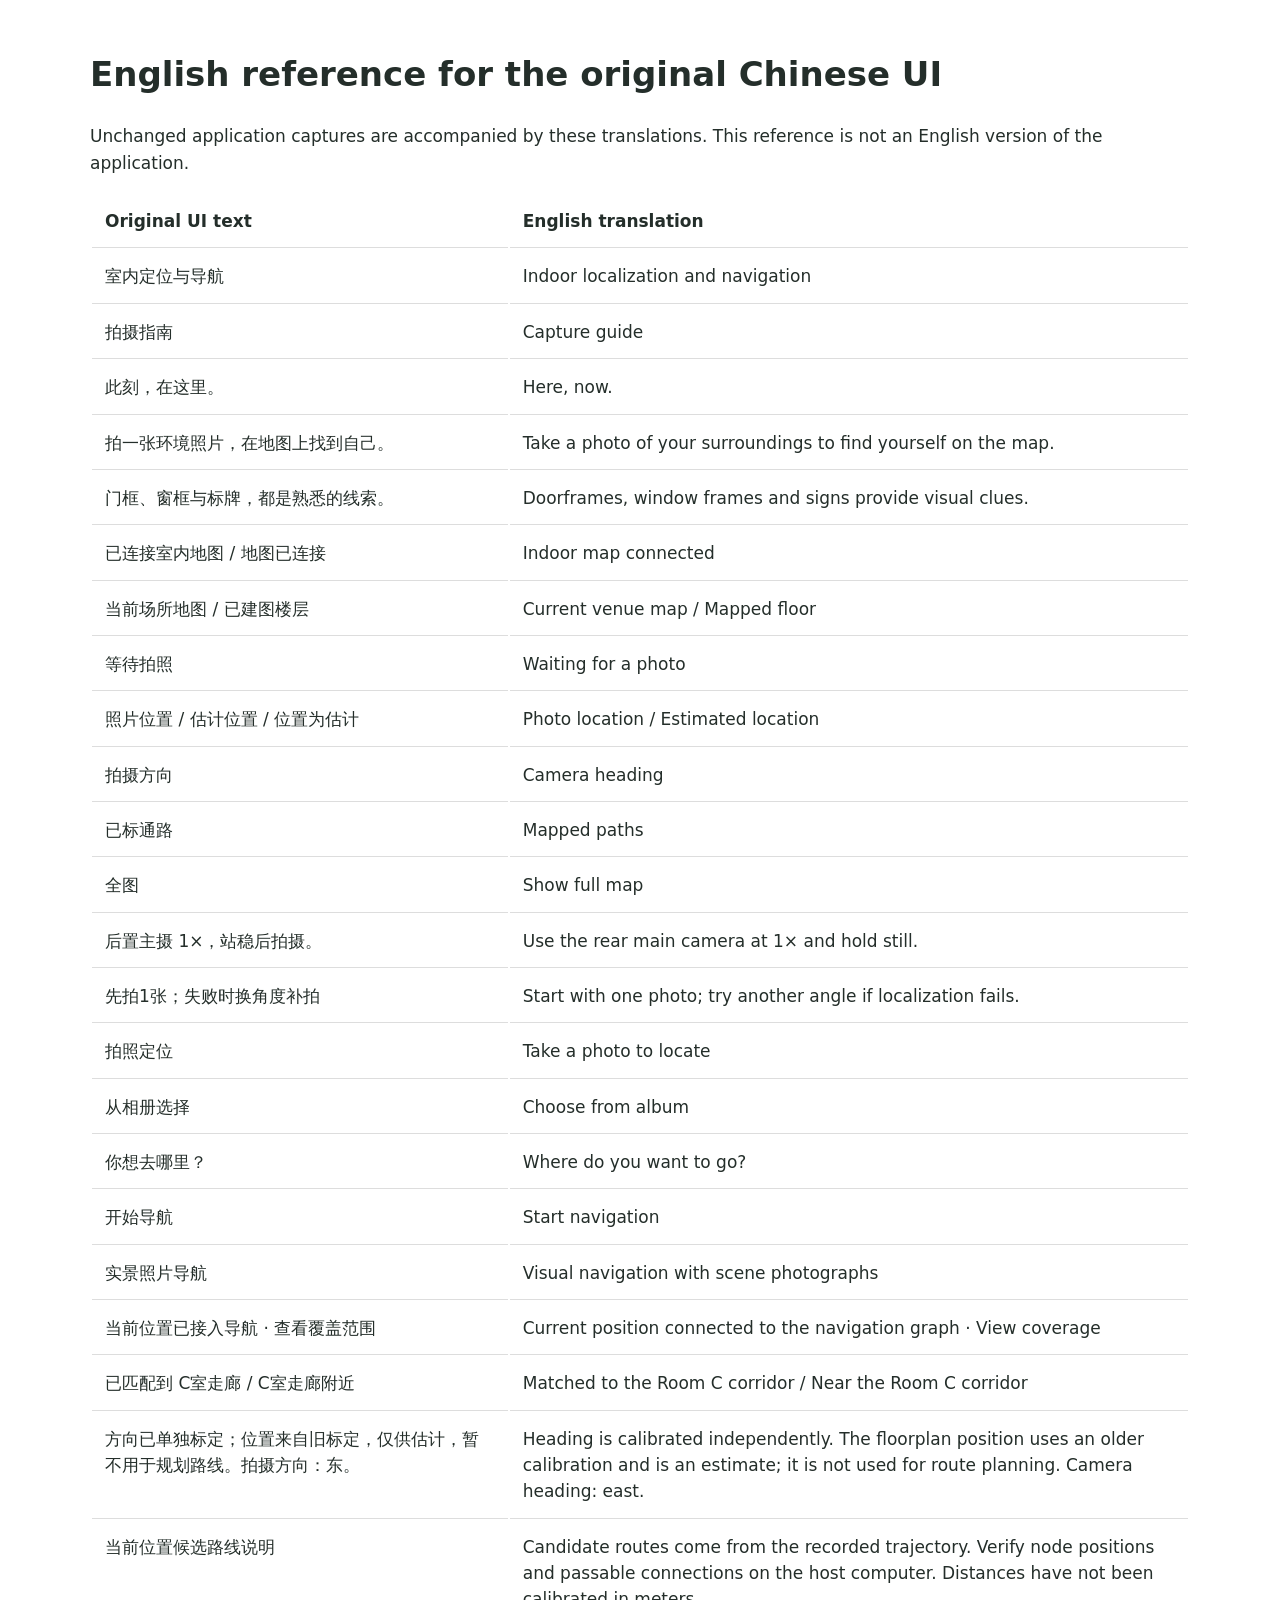
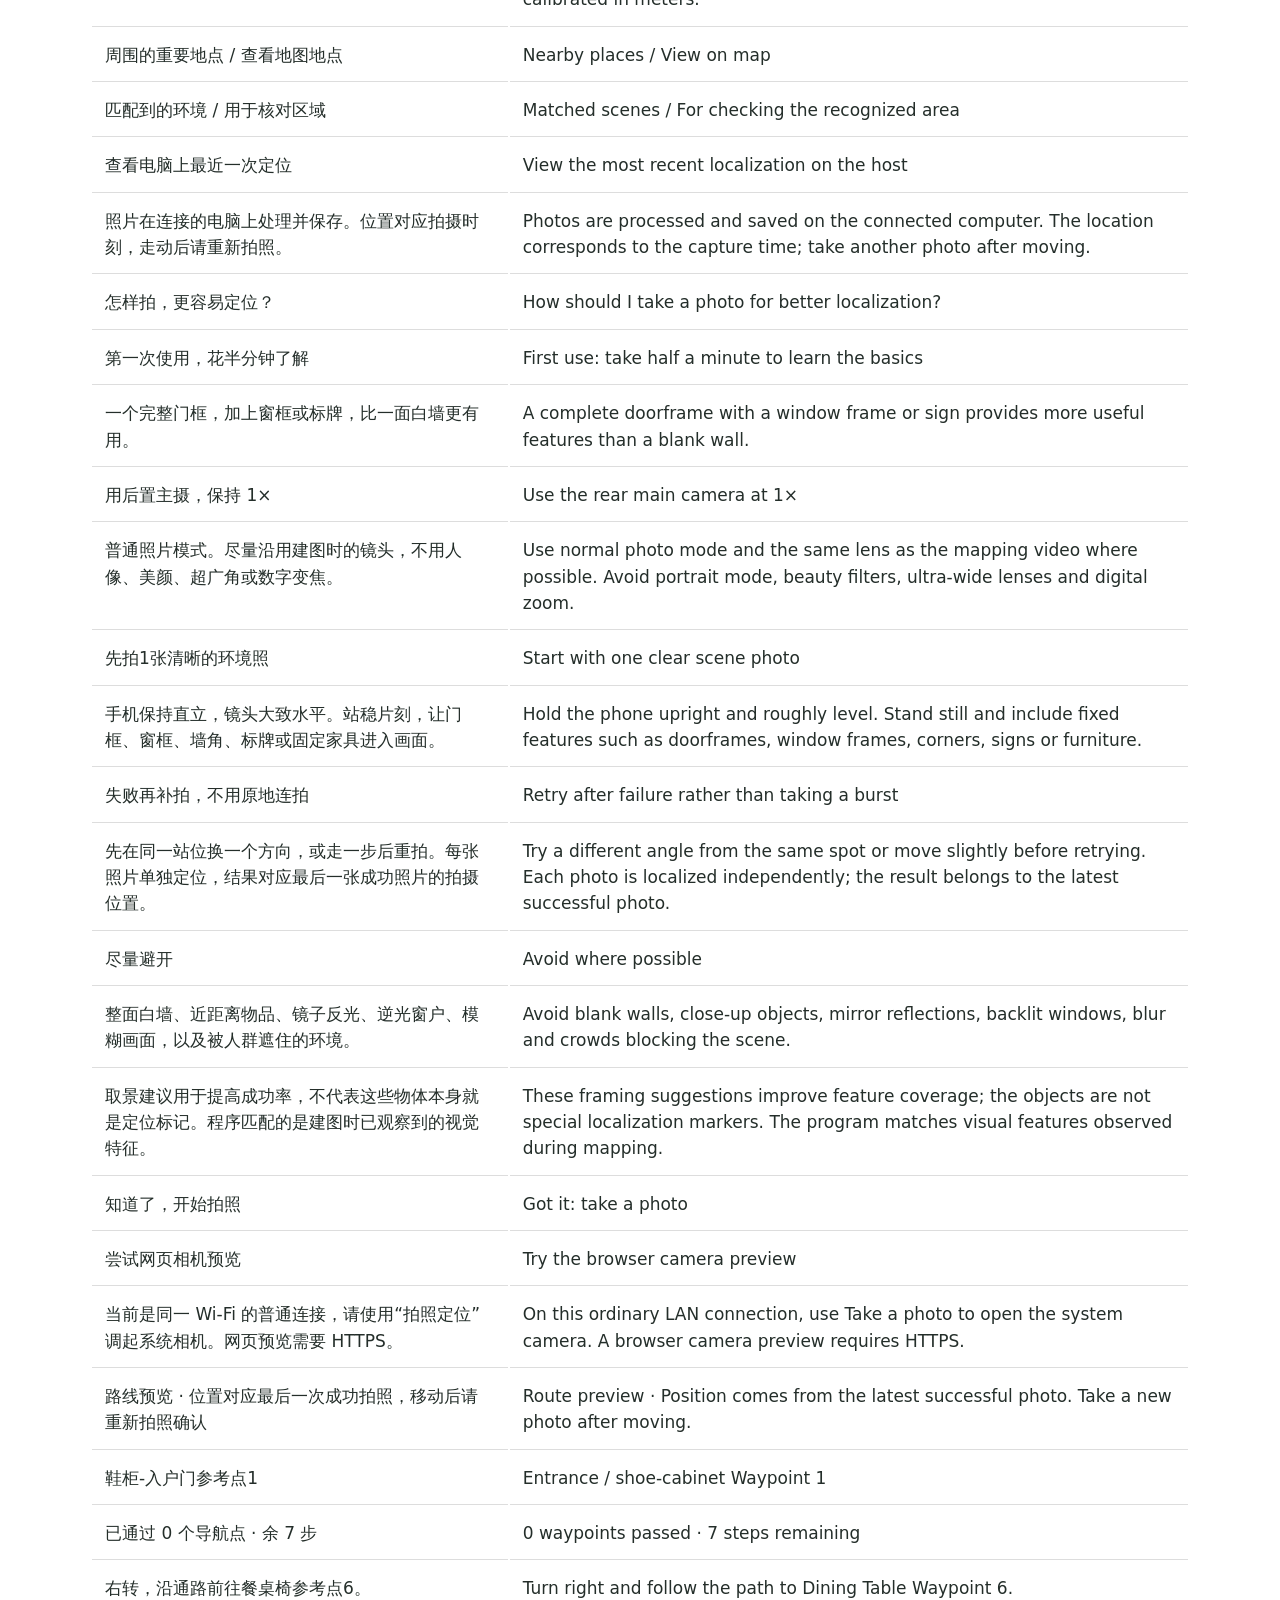
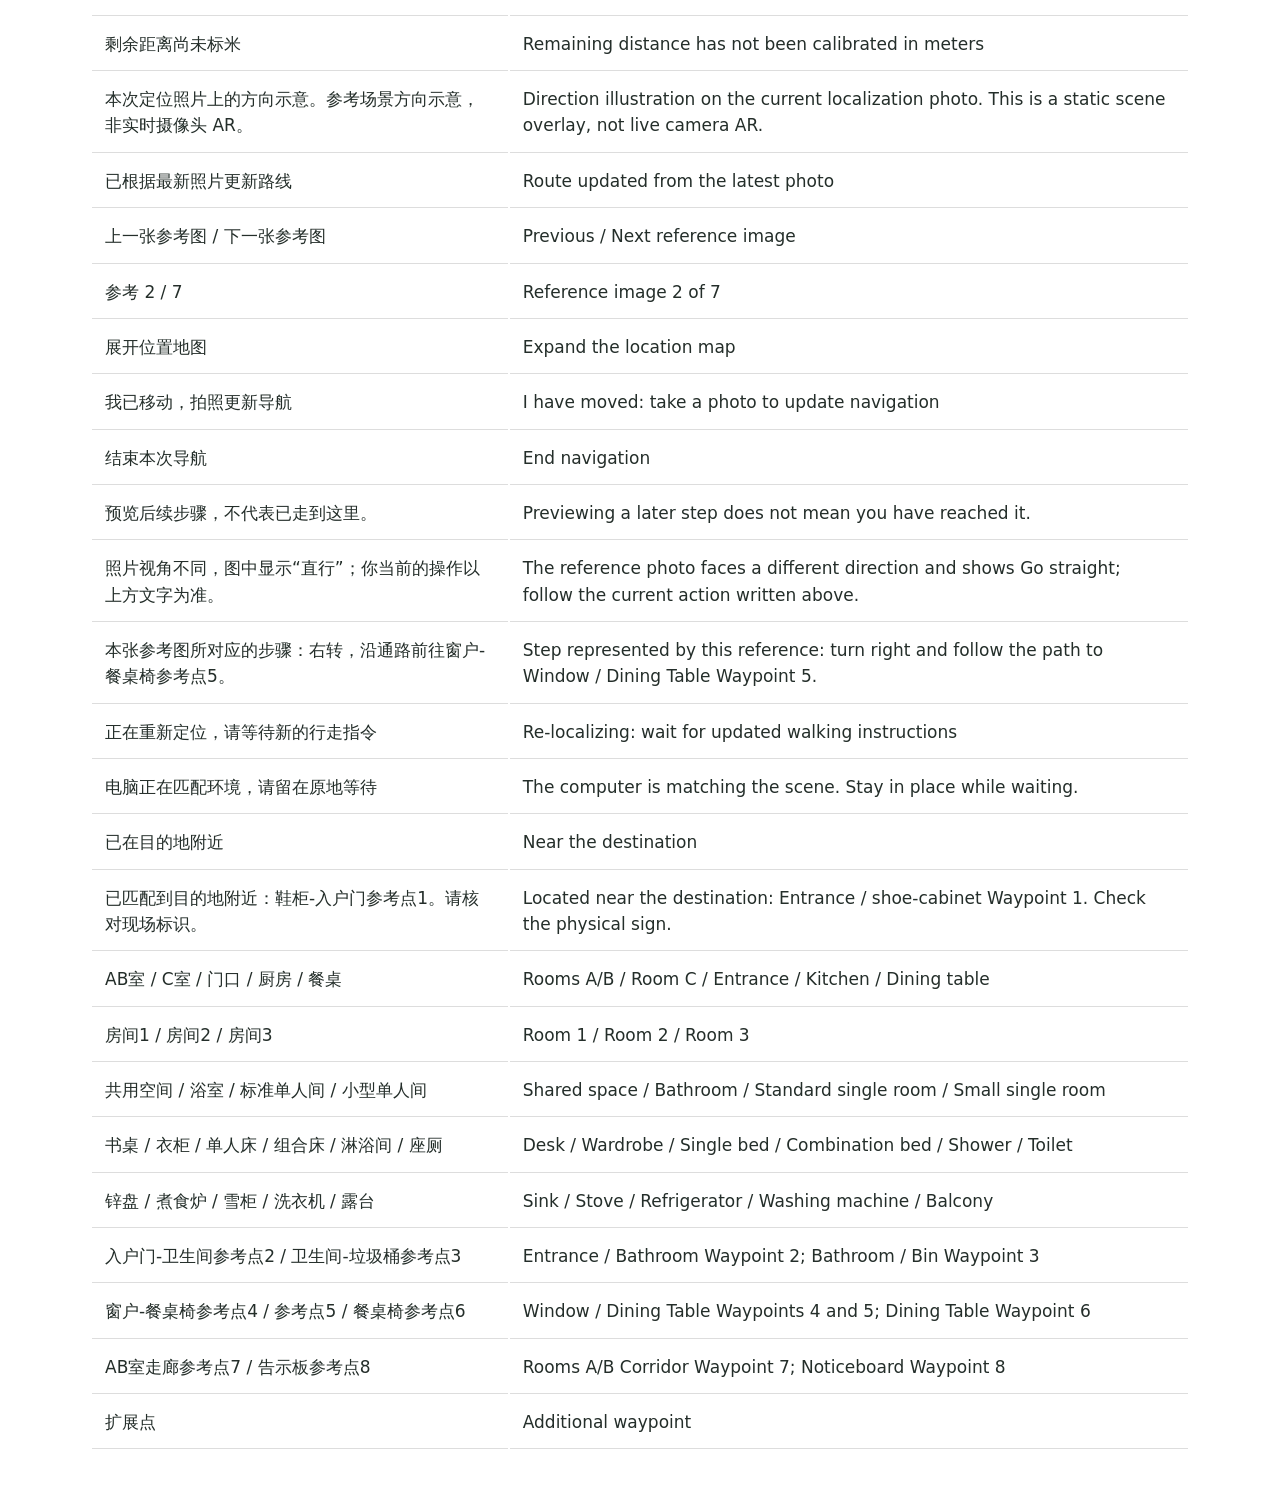
<file: docs/UI_English_Translation.html>
<!doctype html><html lang="en"><meta charset="utf-8"><title>HERE UI translation</title><style>body{font:17px/1.55 system-ui;max-width:1100px;margin:48px auto;color:#242e2a}td,th{padding:13px;border-bottom:1px solid #ddd;text-align:left;vertical-align:top}td:first-child{width:38%}h1{font-size:34px}</style><h1>English reference for the original Chinese UI</h1><p>Unchanged application captures are accompanied by these translations. This reference is not an English version of the application.</p><table><tr><th>Original UI text</th><th>English translation</th></tr><tr><td lang="zh">室内定位与导航</td><td>Indoor localization and navigation</td></tr><tr><td lang="zh">拍摄指南</td><td>Capture guide</td></tr><tr><td lang="zh">此刻，在这里。</td><td>Here, now.</td></tr><tr><td lang="zh">拍一张环境照片，在地图上找到自己。</td><td>Take a photo of your surroundings to find yourself on the map.</td></tr><tr><td lang="zh">门框、窗框与标牌，都是熟悉的线索。</td><td>Doorframes, window frames and signs provide visual clues.</td></tr><tr><td lang="zh">已连接室内地图 / 地图已连接</td><td>Indoor map connected</td></tr><tr><td lang="zh">当前场所地图 / 已建图楼层</td><td>Current venue map / Mapped floor</td></tr><tr><td lang="zh">等待拍照</td><td>Waiting for a photo</td></tr><tr><td lang="zh">照片位置 / 估计位置 / 位置为估计</td><td>Photo location / Estimated location</td></tr><tr><td lang="zh">拍摄方向</td><td>Camera heading</td></tr><tr><td lang="zh">已标通路</td><td>Mapped paths</td></tr><tr><td lang="zh">全图</td><td>Show full map</td></tr><tr><td lang="zh">后置主摄 1×，站稳后拍摄。</td><td>Use the rear main camera at 1× and hold still.</td></tr><tr><td lang="zh">先拍1张；失败时换角度补拍</td><td>Start with one photo; try another angle if localization fails.</td></tr><tr><td lang="zh">拍照定位</td><td>Take a photo to locate</td></tr><tr><td lang="zh">从相册选择</td><td>Choose from album</td></tr><tr><td lang="zh">你想去哪里？</td><td>Where do you want to go?</td></tr><tr><td lang="zh">开始导航</td><td>Start navigation</td></tr><tr><td lang="zh">实景照片导航</td><td>Visual navigation with scene photographs</td></tr><tr><td lang="zh">当前位置已接入导航 · 查看覆盖范围</td><td>Current position connected to the navigation graph · View coverage</td></tr><tr><td lang="zh">已匹配到 C室走廊 / C室走廊附近</td><td>Matched to the Room C corridor / Near the Room C corridor</td></tr><tr><td lang="zh">方向已单独标定；位置来自旧标定，仅供估计，暂不用于规划路线。拍摄方向：东。</td><td>Heading is calibrated independently. The floorplan position uses an older calibration and is an estimate; it is not used for route planning. Camera heading: east.</td></tr><tr><td lang="zh">当前位置候选路线说明</td><td>Candidate routes come from the recorded trajectory. Verify node positions and passable connections on the host computer. Distances have not been calibrated in meters.</td></tr><tr><td lang="zh">周围的重要地点 / 查看地图地点</td><td>Nearby places / View on map</td></tr><tr><td lang="zh">匹配到的环境 / 用于核对区域</td><td>Matched scenes / For checking the recognized area</td></tr><tr><td lang="zh">查看电脑上最近一次定位</td><td>View the most recent localization on the host</td></tr><tr><td lang="zh">照片在连接的电脑上处理并保存。位置对应拍摄时刻，走动后请重新拍照。</td><td>Photos are processed and saved on the connected computer. The location corresponds to the capture time; take another photo after moving.</td></tr><tr><td lang="zh">怎样拍，更容易定位？</td><td>How should I take a photo for better localization?</td></tr><tr><td lang="zh">第一次使用，花半分钟了解</td><td>First use: take half a minute to learn the basics</td></tr><tr><td lang="zh">一个完整门框，加上窗框或标牌，比一面白墙更有用。</td><td>A complete doorframe with a window frame or sign provides more useful features than a blank wall.</td></tr><tr><td lang="zh">用后置主摄，保持 1×</td><td>Use the rear main camera at 1×</td></tr><tr><td lang="zh">普通照片模式。尽量沿用建图时的镜头，不用人像、美颜、超广角或数字变焦。</td><td>Use normal photo mode and the same lens as the mapping video where possible. Avoid portrait mode, beauty filters, ultra-wide lenses and digital zoom.</td></tr><tr><td lang="zh">先拍1张清晰的环境照</td><td>Start with one clear scene photo</td></tr><tr><td lang="zh">手机保持直立，镜头大致水平。站稳片刻，让门框、窗框、墙角、标牌或固定家具进入画面。</td><td>Hold the phone upright and roughly level. Stand still and include fixed features such as doorframes, window frames, corners, signs or furniture.</td></tr><tr><td lang="zh">失败再补拍，不用原地连拍</td><td>Retry after failure rather than taking a burst</td></tr><tr><td lang="zh">先在同一站位换一个方向，或走一步后重拍。每张照片单独定位，结果对应最后一张成功照片的拍摄位置。</td><td>Try a different angle from the same spot or move slightly before retrying. Each photo is localized independently; the result belongs to the latest successful photo.</td></tr><tr><td lang="zh">尽量避开</td><td>Avoid where possible</td></tr><tr><td lang="zh">整面白墙、近距离物品、镜子反光、逆光窗户、模糊画面，以及被人群遮住的环境。</td><td>Avoid blank walls, close-up objects, mirror reflections, backlit windows, blur and crowds blocking the scene.</td></tr><tr><td lang="zh">取景建议用于提高成功率，不代表这些物体本身就是定位标记。程序匹配的是建图时已观察到的视觉特征。</td><td>These framing suggestions improve feature coverage; the objects are not special localization markers. The program matches visual features observed during mapping.</td></tr><tr><td lang="zh">知道了，开始拍照</td><td>Got it: take a photo</td></tr><tr><td lang="zh">尝试网页相机预览</td><td>Try the browser camera preview</td></tr><tr><td lang="zh">当前是同一 Wi-Fi 的普通连接，请使用“拍照定位”调起系统相机。网页预览需要 HTTPS。</td><td>On this ordinary LAN connection, use Take a photo to open the system camera. A browser camera preview requires HTTPS.</td></tr><tr><td lang="zh">路线预览 · 位置对应最后一次成功拍照，移动后请重新拍照确认</td><td>Route preview · Position comes from the latest successful photo. Take a new photo after moving.</td></tr><tr><td lang="zh">鞋柜-入户门参考点1</td><td>Entrance / shoe-cabinet Waypoint 1</td></tr><tr><td lang="zh">已通过 0 个导航点 · 余 7 步</td><td>0 waypoints passed · 7 steps remaining</td></tr><tr><td lang="zh">右转，沿通路前往餐桌椅参考点6。</td><td>Turn right and follow the path to Dining Table Waypoint 6.</td></tr><tr><td lang="zh">剩余距离尚未标米</td><td>Remaining distance has not been calibrated in meters</td></tr><tr><td lang="zh">本次定位照片上的方向示意。参考场景方向示意，非实时摄像头 AR。</td><td>Direction illustration on the current localization photo. This is a static scene overlay, not live camera AR.</td></tr><tr><td lang="zh">已根据最新照片更新路线</td><td>Route updated from the latest photo</td></tr><tr><td lang="zh">上一张参考图 / 下一张参考图</td><td>Previous / Next reference image</td></tr><tr><td lang="zh">参考 2 / 7</td><td>Reference image 2 of 7</td></tr><tr><td lang="zh">展开位置地图</td><td>Expand the location map</td></tr><tr><td lang="zh">我已移动，拍照更新导航</td><td>I have moved: take a photo to update navigation</td></tr><tr><td lang="zh">结束本次导航</td><td>End navigation</td></tr><tr><td lang="zh">预览后续步骤，不代表已走到这里。</td><td>Previewing a later step does not mean you have reached it.</td></tr><tr><td lang="zh">照片视角不同，图中显示“直行”；你当前的操作以上方文字为准。</td><td>The reference photo faces a different direction and shows Go straight; follow the current action written above.</td></tr><tr><td lang="zh">本张参考图所对应的步骤：右转，沿通路前往窗户-餐桌椅参考点5。</td><td>Step represented by this reference: turn right and follow the path to Window / Dining Table Waypoint 5.</td></tr><tr><td lang="zh">正在重新定位，请等待新的行走指令</td><td>Re-localizing: wait for updated walking instructions</td></tr><tr><td lang="zh">电脑正在匹配环境，请留在原地等待</td><td>The computer is matching the scene. Stay in place while waiting.</td></tr><tr><td lang="zh">已在目的地附近</td><td>Near the destination</td></tr><tr><td lang="zh">已匹配到目的地附近：鞋柜-入户门参考点1。请核对现场标识。</td><td>Located near the destination: Entrance / shoe-cabinet Waypoint 1. Check the physical sign.</td></tr><tr><td lang="zh">AB室 / C室 / 门口 / 厨房 / 餐桌</td><td>Rooms A/B / Room C / Entrance / Kitchen / Dining table</td></tr><tr><td lang="zh">房间1 / 房间2 / 房间3</td><td>Room 1 / Room 2 / Room 3</td></tr><tr><td lang="zh">共用空间 / 浴室 / 标准单人间 / 小型单人间</td><td>Shared space / Bathroom / Standard single room / Small single room</td></tr><tr><td lang="zh">书桌 / 衣柜 / 单人床 / 组合床 / 淋浴间 / 座厕</td><td>Desk / Wardrobe / Single bed / Combination bed / Shower / Toilet</td></tr><tr><td lang="zh">锌盘 / 煮食炉 / 雪柜 / 洗衣机 / 露台</td><td>Sink / Stove / Refrigerator / Washing machine / Balcony</td></tr><tr><td lang="zh">入户门-卫生间参考点2 / 卫生间-垃圾桶参考点3</td><td>Entrance / Bathroom Waypoint 2; Bathroom / Bin Waypoint 3</td></tr><tr><td lang="zh">窗户-餐桌椅参考点4 / 参考点5 / 餐桌椅参考点6</td><td>Window / Dining Table Waypoints 4 and 5; Dining Table Waypoint 6</td></tr><tr><td lang="zh">AB室走廊参考点7 / 告示板参考点8</td><td>Rooms A/B Corridor Waypoint 7; Noticeboard Waypoint 8</td></tr><tr><td lang="zh">扩展点</td><td>Additional waypoint</td></tr></table></html>
</file>
<file: docs/demo.css>
:root{color-scheme:light;--paper:#ede8df;--ink:#2e3338;--muted:#686c70;--accent:#8f514b;--line:#cec8bf}*{box-sizing:border-box}body{margin:0;background:var(--paper);color:var(--ink);font-family:"Trebuchet MS",Arial,sans-serif;line-height:1.65}main{max-width:1120px;margin:auto;padding:32px 24px 44px}header{display:flex;justify-content:space-between;align-items:center;gap:20px;border-bottom:1px solid var(--line);padding-bottom:16px}.brand{display:flex;align-items:center;gap:10px;color:var(--ink);text-decoration:none;font-family:Baskerville,"Palatino Linotype",Georgia,serif;font-style:italic;font-size:38px;line-height:1}.brand svg{width:28px;height:28px;fill:none;stroke:currentColor;stroke-width:1.2}.eyebrow{text-transform:uppercase;letter-spacing:.13em;color:var(--accent);font-size:11px}h1{font-size:clamp(28px,4.5vw,48px);line-height:1.16;letter-spacing:-1.2px;font-weight:500;margin:26px 0 12px}p{max-width:870px;color:var(--muted);margin:12px 0}video{display:block;width:100%;aspect-ratio:16/9;background:#151b1b;margin-top:24px;border:1px solid var(--line);border-radius:4px}.caption{font-size:12px;margin-top:10px}.flow{display:flex;flex-wrap:wrap;align-items:center;gap:12px 20px;border-block:1px solid var(--line);padding:16px 0;margin:24px 0;font-size:14px}.flow span{color:var(--accent)}a{color:var(--accent);text-underline-offset:4px}.links{display:flex;flex-wrap:wrap;gap:12px 28px;font-size:14px}.note,footer{font-size:12px}.error{color:#9c382d}footer{margin-top:28px;color:var(--muted)}@media(max-width:560px){main{padding:22px 16px 30px}.eyebrow{font-size:9px;max-width:160px;text-align:right}h1{margin-top:24px}.flow{gap:8px 12px;font-size:12px}}
.demo-nav{display:flex;gap:24px;margin:18px 0 0;font-size:13px}.demo-nav a{color:var(--muted);text-decoration:none;padding:4px 0;border-bottom:2px solid transparent}.demo-nav a[aria-current="page"]{color:var(--ink);border-color:var(--accent)}.demo-nav a:hover{color:var(--accent)}a:focus-visible{outline:2px solid var(--accent);outline-offset:5px}.flow{list-style:none;padding-left:0}.flow li{display:flex;gap:16px;align-items:center}.flow li+li:before{content:"›";color:var(--accent)}


.demo-nav{flex-wrap:wrap;row-gap:8px}.caption{color:var(--muted)}
</file>
<file: docs/presentation.css>
:root{--reading-size:18px}
.reading-head{padding:30px 0 24px;border-bottom:1px solid var(--line)}
.reading-head .eyebrow{margin:0;text-align:left;max-width:none}
.reading-head h1{max-width:860px;margin:12px 0}
.team{font-size:14px}
.reading-tools{display:flex;flex-wrap:wrap;align-items:center;gap:12px 20px;margin-top:22px;font-size:13px}
.reading-tools button{font:inherit;color:var(--ink);border:1px solid var(--line);border-radius:3px;background:transparent;min-height:38px;padding:6px 12px;cursor:pointer}
button:focus-visible{outline:2px solid var(--accent);outline-offset:3px}
.reader-layout{display:grid;grid-template-columns:250px minmax(0,1fr);gap:58px;align-items:start;padding-top:32px}
.contents{position:sticky;top:24px;max-height:calc(100vh - 48px);overflow:auto;font-size:12px;padding-right:14px;scrollbar-width:thin}
.contents summary{font-size:14px;cursor:pointer;color:var(--ink);margin-bottom:20px}
.contents-label{font-size:10px;text-transform:uppercase;letter-spacing:.12em;color:var(--accent);margin:22px 0 10px}
.contents a{display:flex;gap:12px;color:var(--muted);text-decoration:none;line-height:1.5;padding:8px 0}
.contents a:hover{color:var(--accent)}
.contents a span{font-variant-numeric:tabular-nums;color:var(--accent);flex:0 0 20px}
.script-body{min-width:0;max-width:730px}
.script-intro{padding:0 0 24px}
.script-intro p{font-size:14px;line-height:1.8;margin:0 0 14px}
.slide-section{border-top:1px solid var(--line);padding:34px 0 30px;scroll-margin-top:24px}
.slide-section h2{font-size:clamp(23px,2.5vw,29px);line-height:1.35;font-weight:500;letter-spacing:-.5px;margin:0 0 12px}
.slide-section .timing{font-size:12px;letter-spacing:.02em;color:var(--accent);margin:0 0 24px}
.slide-section .speech{font-size:var(--reading-size);line-height:1.9;color:var(--ink);margin:20px 0;overflow-wrap:break-word}
.slide-section .stage-cue{font-size:13px;line-height:1.7;font-style:italic;margin:20px 0 0;color:var(--muted)}
.appendix-label{font-size:11px;color:var(--accent);text-transform:uppercase;letter-spacing:.12em;margin:0 0 16px}
.back-top{display:inline-block;font-size:13px;margin:8px 0 28px}
@media(max-width:760px){.reader-layout{display:block;padding-top:22px}.contents{position:static;max-height:none;overflow:visible;padding:0 0 20px;margin-bottom:24px;border-bottom:1px solid var(--line)}.contents nav{max-height:310px;overflow:auto;padding-right:12px}.contents summary{margin-bottom:8px}.reading-head{padding-top:24px}.slide-section{padding:28px 0 24px}.script-body{max-width:none}.slide-section .speech{line-height:1.85}}
@media print{body{background:white;color:black}main{max-width:none;padding:0}.demo-nav,.reading-tools,.contents,.back-top,footer{display:none}.reader-layout{display:block;padding-top:20px}.reading-head{padding-top:18px}.script-body{max-width:none}.slide-section{padding:20px 0;break-inside:auto}.slide-section h2{break-after:avoid;font-size:18pt}.slide-section .speech{font-size:12pt;line-height:1.6}.script-intro p,.stage-cue,.timing{font-size:10pt}.slide-section p{orphans:3;widows:3}a{color:black}}
</file>
<file: docs/recorded-case.css>
[hidden]{display:none!important}main{max-width:1260px}.intro{display:grid;grid-template-columns:1fr 300px;gap:56px;align-items:end;margin:34px 0 30px}.case-label{font-size:10px;letter-spacing:.16em;color:var(--accent)}.intro h1{margin:12px 0;font-size:clamp(35px,5vw,58px);letter-spacing:-1.8px}.intro p{font-size:15px;max-width:630px}.recording-note{border-left:2px solid var(--accent);padding:8px 0 8px 18px;display:grid;gap:5px;font-size:13px;color:var(--muted)}.recording-note strong{color:var(--ink);font-weight:600}.stage-nav{display:grid;grid-template-columns:repeat(6,1fr);gap:0;border-block:1px solid var(--line);margin-bottom:26px}.stage-nav button{border:0;border-bottom:3px solid transparent;background:transparent;padding:16px 9px;text-align:left;font:inherit;font-size:13px;cursor:pointer;color:var(--muted)}.stage-nav button span{font-size:10px;display:block;color:var(--accent);letter-spacing:.1em}.stage-nav button[aria-current=step]{color:var(--ink);border-bottom-color:var(--accent);background:#fff5}.stage-nav button:hover{background:#fff7}.workspace{display:grid;grid-template-columns:minmax(260px,420px) minmax(0,1fr);gap:42px;align-items:start}.photo-panel{margin:0;border:1px solid var(--line);background:#f8f5ee}.photo-header{display:flex;align-items:center;justify-content:space-between;gap:10px;padding:12px 16px;font-size:11px;color:var(--muted)}.photo-header a{font-size:11px}.photo-panel img{display:block;width:100%;height:520px;object-fit:contain;background:#202b28}.photo-panel figcaption{font-size:12px;color:var(--muted);padding:12px 16px;min-height:61px}.stage-counter{font-size:10px;letter-spacing:.13em;color:var(--accent)}.story-panel h2{font-weight:500;line-height:1.18;font-size:clamp(25px,3vw,36px);margin:10px 0}.story-panel h2:focus{outline:none}.story-panel>p{font-size:14px;min-height:46px}.result-line{display:grid;gap:3px;background:#dce2d6;border-left:3px solid #5b7464;padding:12px 16px;margin:20px 0}.result-line>span:first-child{text-transform:uppercase;font-size:10px;letter-spacing:.12em;color:#4c6455}.result-line strong{font-size:19px;font-weight:500}.result-line>span:last-child{font-size:12px;color:#526257}.map-header{display:flex;justify-content:space-between;align-items:baseline;gap:12px}.map-header h3{font-size:13px;font-weight:500;margin:0}.map-header span{font-size:10px;color:var(--muted)}#route-map{display:block;width:100%;height:225px;margin-top:5px;background:#f8f5ee;border:1px solid var(--line)}.map-legend{display:flex;flex-wrap:wrap;gap:12px;font-size:10px;color:var(--muted);margin-top:8px}.map-legend span{display:flex;align-items:center;gap:6px}.dot{width:8px;height:8px;border-radius:100%;display:inline-block}.current{background:#b7623d}.line{width:17px;height:3px;background:#486c5d;display:inline-block}.story-panel .map-caption{font-size:10px;min-height:0;margin:6px 0 12px}.stage-controls{display:flex;align-items:center;gap:12px;border-top:1px solid var(--line);padding-top:16px}.stage-controls button{border:1px solid #4a5750;border-radius:3px;padding:11px 17px;background:transparent;color:var(--ink);font:inherit;font-size:13px;cursor:pointer}.stage-controls button:last-child{margin-left:auto;background:#263c33;color:#f8f5ee}.stage-controls button:disabled{opacity:.35;cursor:default}.stage-controls>span{font-size:11px;color:var(--muted)}button:focus-visible,summary:focus-visible{outline:2px solid var(--accent);outline-offset:3px}.story-panel .browse-note{font-size:10px;min-height:0;margin:8px 0;color:var(--muted)}.evidence-strip{display:grid;grid-template-columns:repeat(3,1fr) 1.2fr;border-block:1px solid var(--line);padding:20px 0;margin:30px 0 18px;gap:20px;align-items:center}.evidence-strip div{display:grid;gap:2px}.evidence-strip div>span{font-size:11px;color:var(--muted)}.evidence-strip strong{font-size:22px;font-weight:500}.evidence-strip>a{font-size:12px;text-align:right}details{border-bottom:1px solid var(--line);padding-bottom:17px}summary{font-size:13px;cursor:pointer}.evidence-content{padding:8px 0;font-size:12px}.evidence-content p{font-size:12px;max-width:950px}dl{display:grid;grid-template-columns:160px 1fr;gap:6px 20px}dt{color:var(--muted)}dd{margin:0;overflow-wrap:anywhere;font-family:Consolas,monospace;font-size:11px}.scope{margin-top:26px;max-width:960px}.scope h2{font-size:19px;font-weight:500}.scope p{font-size:12px}.map-label{font:15px 'Trebuchet MS',Arial,sans-serif;fill:#37483f}.map-small{font:12px 'Trebuchet MS',Arial,sans-serif;fill:#70756d}@media(max-width:800px){.intro{gap:25px;grid-template-columns:1fr 230px}.workspace{grid-template-columns:minmax(220px,340px) minmax(0,1fr);gap:24px}.photo-panel img{height:460px}.stage-nav button{font-size:11px;padding:12px 5px}.evidence-strip{gap:12px}.evidence-strip strong{font-size:18px}.stage-controls button{padding:9px 11px;font-size:12px}}@media(max-width:620px){.intro{display:block;margin:25px 0}.intro h1 br{display:block}.intro h1{font-size:39px;letter-spacing:-1px}.recording-note{margin-top:18px;font-size:12px}.stage-nav{grid-template-columns:repeat(3,1fr);gap:4px;margin-bottom:20px}.stage-nav button{font-size:12px;padding:10px}.workspace{display:flex;flex-direction:column;gap:24px}.photo-panel{width:100%}.photo-panel img{height:430px}.photo-panel figcaption{min-height:0}.story-panel{width:100%}.story-panel>p{min-height:0}#route-map{height:220px}.evidence-strip{grid-template-columns:1fr 1fr;margin-top:20px}.evidence-strip>a{text-align:left}.evidence-strip strong{font-size:20px}dl{grid-template-columns:1fr;gap:2px}dd{margin-bottom:10px}.demo-nav{gap:15px}}
</file>
